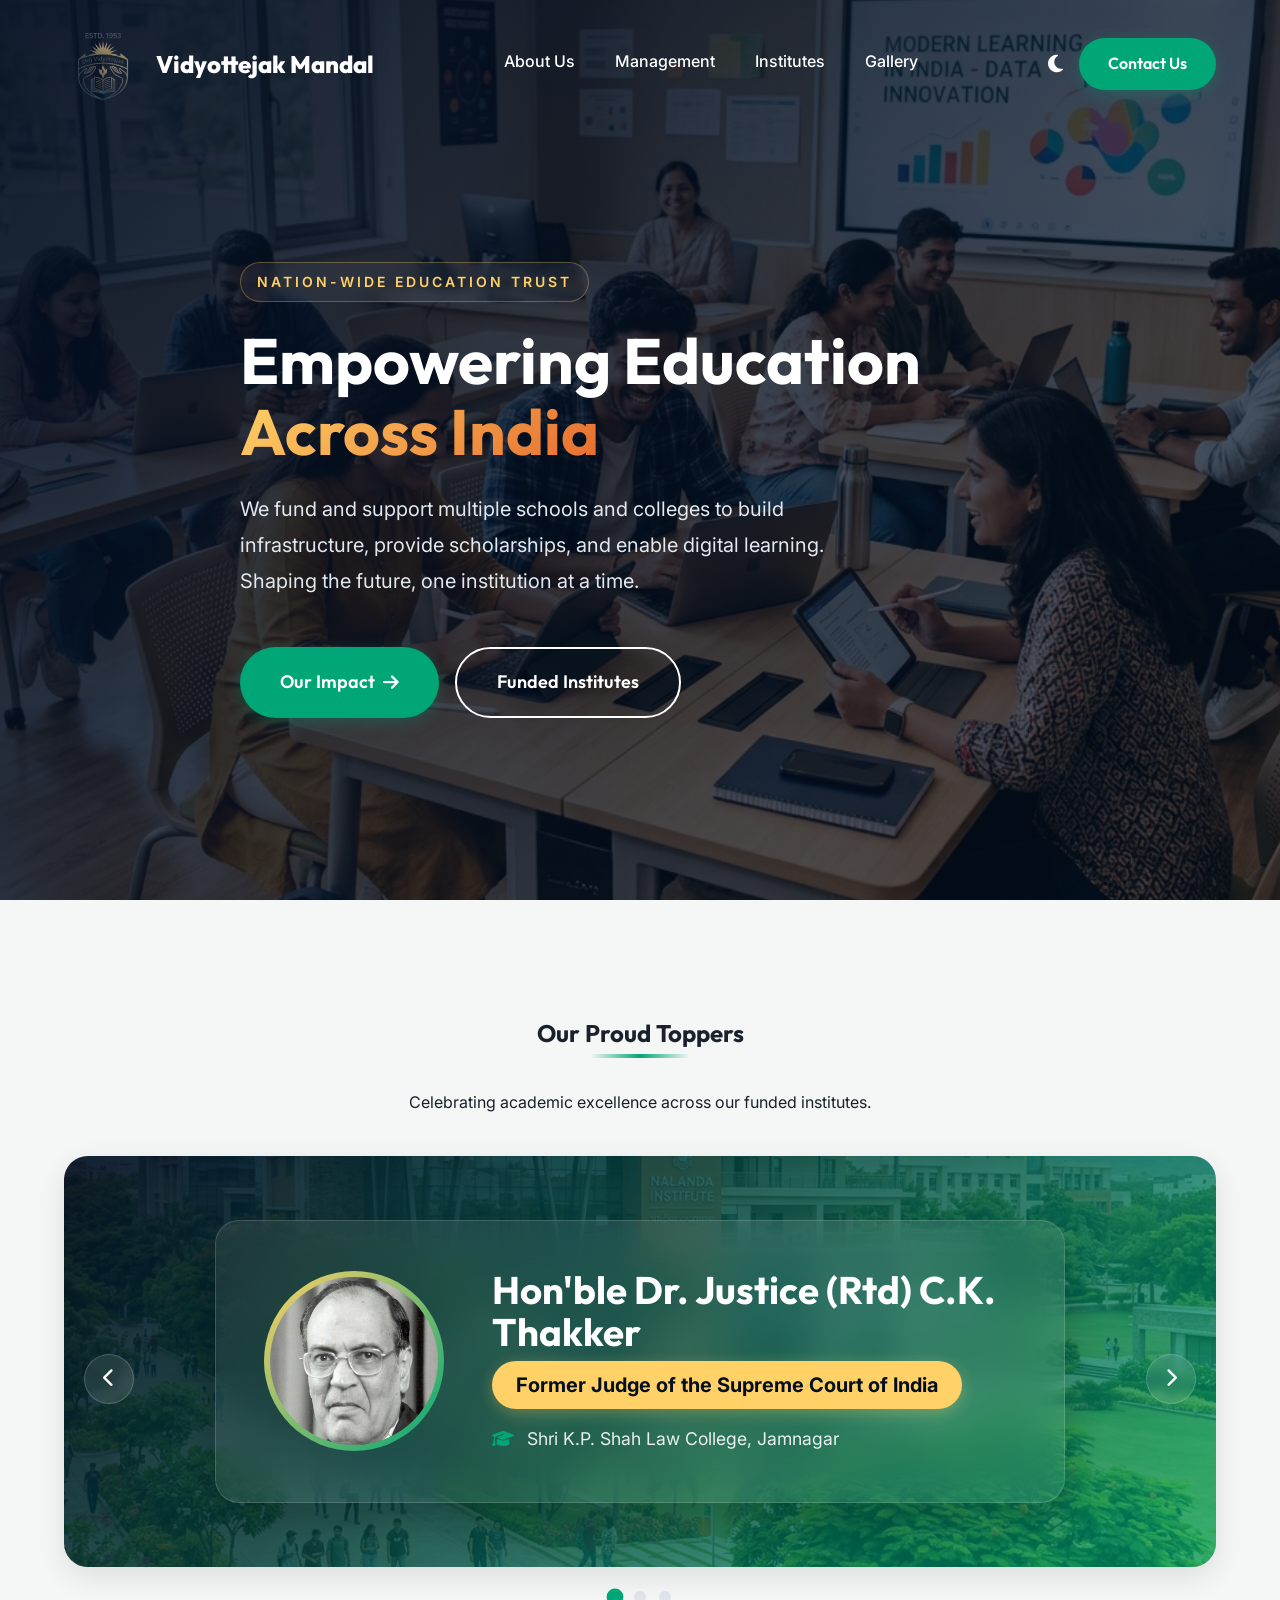
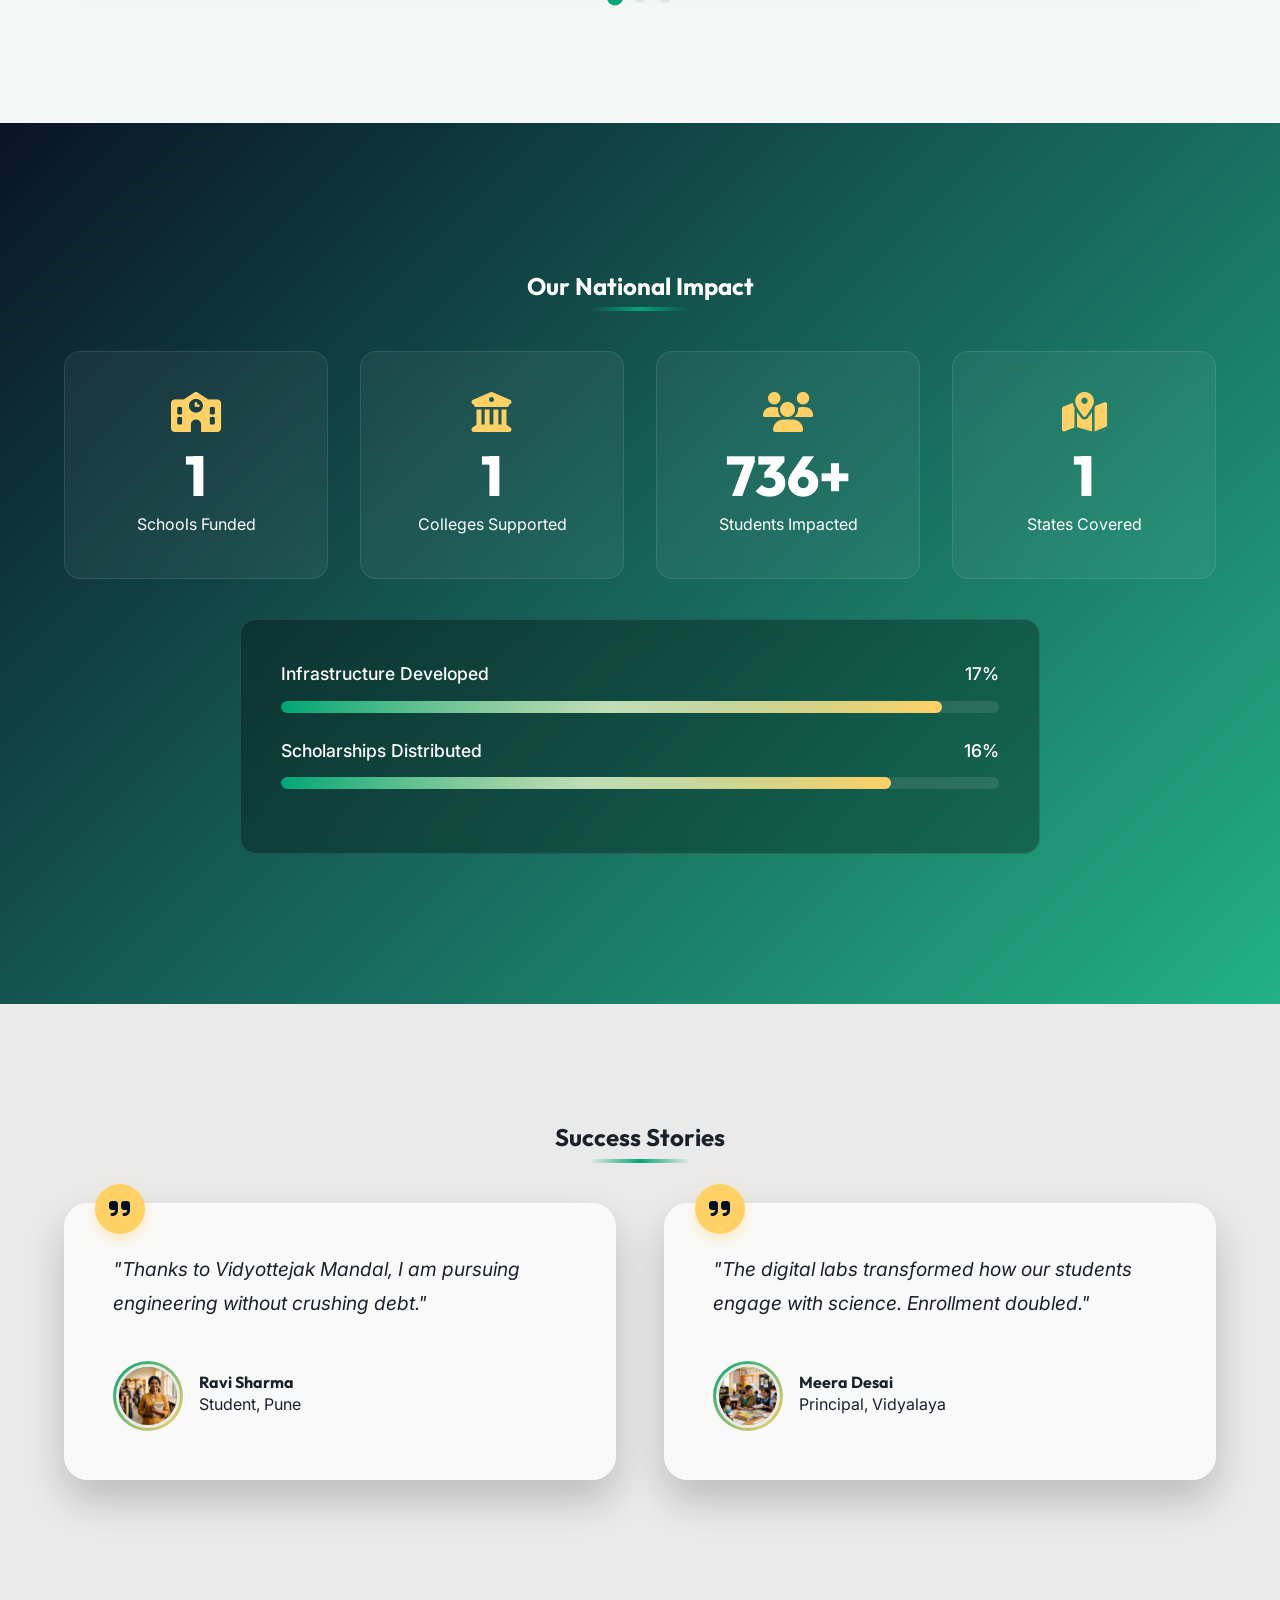
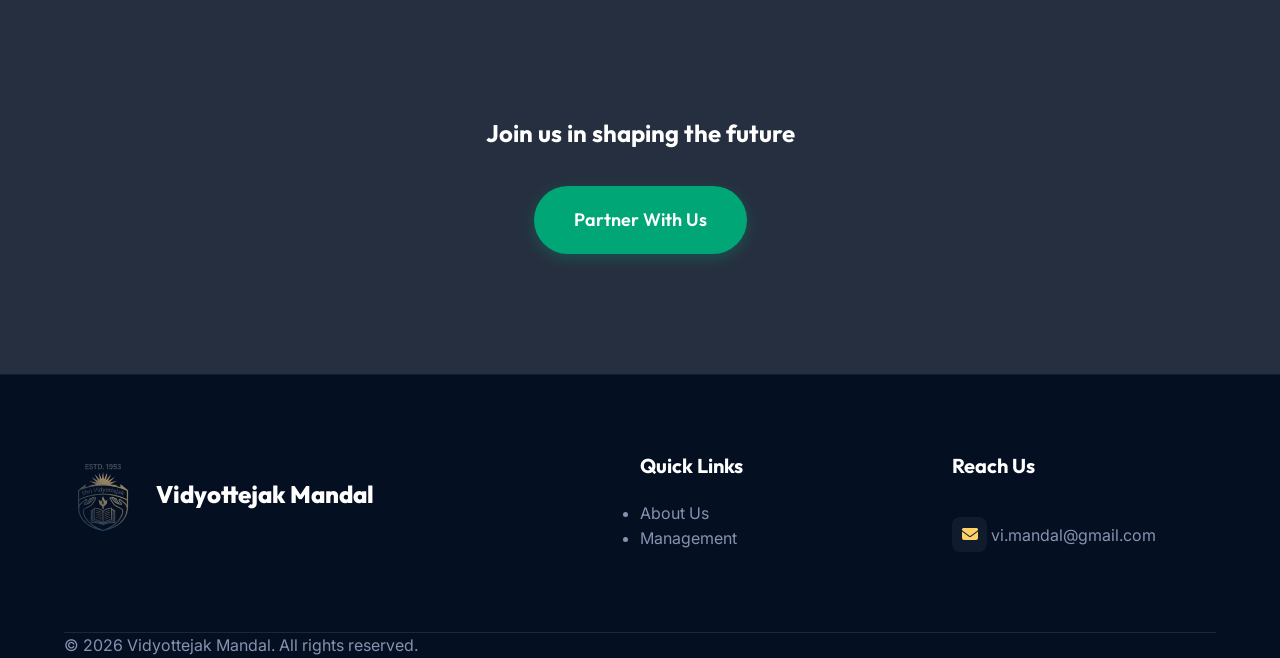
<file: index.html>
<!DOCTYPE html>
<html lang="en">
<head>
    <meta charset="UTF-8">
    <meta name="viewport" content="width=device-width, initial-scale=1.0">
    <title>Vidyottejak Mandal | Empowering Education Across India</title>
    <meta name="description" content="Vidyottejak Mandal is a nation-wide education trust funding and supporting schools and colleges across India to build infrastructure, provide scholarships, and enable digital learning.">
    <meta name="keywords" content="Vidyottejak Mandal, education trust, school funding, scholarships India, digital learning, educational trust Jamnagar, M. P. Shah Commerce College, K. P. Shah Law College">
    <link rel="canonical" href="https://vidyottejakmandal.com/">
    
    <!-- Open Graph / Facebook -->
    <meta property="og:type" content="website">
    <meta property="og:url" content="https://vidyottejakmandal.com/">
    <meta property="og:title" content="Vidyottejak Mandal | Empowering Education Across India">
    <meta property="og:description" content="Nation-wide education trust funding and supporting schools and colleges to build infrastructure, provide scholarships, and enable digital learning.">
    <meta property="og:image" content="https://vidyottejakmandal.com/assets/download.png">

    <!-- Twitter -->
    <meta property="twitter:card" content="summary_large_image">
    <meta property="twitter:url" content="https://vidyottejakmandal.com/">
    <meta property="twitter:title" content="Vidyottejak Mandal | Empowering Education Across India">
    <meta property="twitter:description" content="Nation-wide education trust funding and supporting schools and colleges to build infrastructure, provide scholarships, and enable digital learning.">
    <meta property="twitter:image" content="https://vidyottejakmandal.com/assets/download.png">

    <!-- Structured Data (JSON-LD) -->
    <script type="application/ld+json">
    {
      "@context": "https://schema.org",
      "@type": "EducationalOrganization",
      "name": "Vidyottejak Mandal",
      "url": "https://vidyottejakmandal.com/",
      "logo": "https://vidyottejakmandal.com/assets/download.png",
      "description": "A nation-wide education trust funding and supporting schools and colleges across India to build infrastructure, provide scholarships, and enable digital learning.",
      "address": {
        "@type": "PostalAddress",
        "streetAddress": "Shri M. P. Shah Muni. Commerce College Building, M. P. Shah Circle, Maharshi Arvind Marg",
        "addressLocality": "Jamnagar",
        "addressRegion": "Gujarat",
        "postalCode": "361001",
        "addressCountry": "IN"
      },
      "contactPoint": {
        "@type": "ContactPoint",
        "telephone": "+91-288-2558616",
        "contactType": "general",
        "email": "vi.mandal@gmail.com"
      }
    }
    </script>

    <link rel="preconnect" href="https://fonts.googleapis.com">
    <link rel="preconnect" href="https://fonts.gstatic.com" crossorigin>
    <link href="https://fonts.googleapis.com/css2?family=Inter:wght@300;400;500;600;700&family=Outfit:wght@400;500;700;800&display=swap" rel="stylesheet">
    <link rel="stylesheet" href="https://cdnjs.cloudflare.com/ajax/libs/font-awesome/6.4.0/css/all.min.css">
    <link rel="stylesheet" href="style.css">
    <link rel="icon" type="image/png" href="assets/download.png">
</head>
<body>
    <div class="ambient-glow glow-1"></div>
    <div class="ambient-glow glow-2"></div>

    <nav id="navbar">
        <div class="container nav-content">
            <a href="index.html" class="logo">
                <img src="assets/download.png" alt="Logo">
                <span>Vidyottejak Mandal</span>
            </a>
            <div class="nav-links">
                <a href="about.html" class="nav-hover">About Us</a>
                <a href="management.html" class="nav-hover">Management</a>
                <a href="institutes.html" class="nav-hover">Institutes</a>
                <a href="gallery.html" class="nav-hover">Gallery</a>
            </div>
            <div class="nav-actions">
                <button class="theme-toggle" id="theme-toggle" aria-label="Toggle Dark Mode"><i class="fa-solid fa-moon"></i></button>
                <a href="contact.html" class="btn btn-primary btn-shine">Contact Us</a>
            </div>
            <button class="mobile-menu-btn" id="mobile-menu-btn"><i class="fa-solid fa-bars"></i></button>
            <div class="mobile-menu" id="mobile-menu">
                <a href="about.html">About Us</a><a href="management.html">Management</a><a href="institutes.html">Institutes</a><a href="gallery.html">Gallery</a><a href="contact.html">Contact Us</a>
            </div>
        </div>
    </nav>

    <header class="hero" id="hero">
        <div class="hero-bg-layer"></div>
        <div class="hero-overlay"></div>
        <div class="container hero-content">
            <span class="hero-tagline fade-in-up stagger-1">Nation-wide Education Trust</span>
            <h1 class="fade-in-up stagger-2">Empowering Education <br><span class="text-accent gradient-text" data-text="Across India">Across India</span></h1>
            <p class="fade-in-up stagger-3">We fund and support multiple schools and colleges to build infrastructure, provide scholarships, and enable digital learning. Shaping the future, one institution at a time.</p>
            <div class="hero-buttons fade-in-up stagger-4">
                <a href="#impact" class="btn btn-primary btn-large btn-shine">Our Impact <i class="fa-solid fa-arrow-right"></i></a>
                <a href="institutes.html" class="btn btn-outline btn-large btn-hover-reveal"><span>Funded Institutes</span></a>
            </div>
        </div>
    </header>

    <!-- PROUD TOPPERS CAROUSEL -->
    <section class="toppers section-padding bg-light relative" id="toppers">
        <div class="container text-center scroll-reveal-up">
            <h2 class="section-title">Our Proud Toppers</h2>
            <div class="title-underline center"></div>
            <p class="section-subtitle">Celebrating academic excellence across our funded institutes.</p>
        </div>
        
        <div class="container mt-4 relative scroll-reveal-up stagger-1">
            <div class="carousel-container">
                <div class="carousel-track" id="topperTrack">
                    <!-- Slide 1 -->
                    <div class="carousel-slide">
                        <div class="topper-card glassmorphism">
                            <div class="topper-img"><img src="assets/c_k_thakker.jpeg" alt="Hon'ble Dr. Justice (Rtd) C.K. Thakker"></div>
                            <div class="topper-info">
                                <h3 class="topper-name">Hon'ble Dr. Justice (Rtd) C.K. Thakker</h3>
                                <span class="topper-score">Former Judge of the Supreme Court of India</span>
                                <p class="topper-institute"><i class="fa-solid fa-graduation-cap"></i> Shri K.P. Shah Law College, Jamnagar</p>
                            </div>
                        </div>
                    </div>
                    <!-- Slide 2 -->
                    <div class="carousel-slide">
                        <div class="topper-card glassmorphism">
                            <div class="topper-img"><img src="assets/soniaben_gokani.jpeg" alt="Hon'ble Ms. Justice (Rtd) Soniaben G. Gokani"></div>
                            <div class="topper-info">
                                <h3 class="topper-name">Hon'ble Ms. Justice (Rtd) Soniaben G. Gokani</h3>
                                <span class="topper-score">Former Chief Justice of the High Court of Gujarat</span>
                                <p class="topper-institute"><i class="fa-solid fa-graduation-cap"></i> Shri K.P. Shah Law College, Jamnagar</p>
                            </div>
                        </div>
                    </div>
                    <!-- Slide 3 -->
                    <div class="carousel-slide">
                        <div class="topper-card glassmorphism">
                            <div class="topper-img"><img src="assets/ilesh_j_vora.jpeg" alt="Hon'ble Mr. Justice Ilesh J. Vora"></div>
                            <div class="topper-info">
                                <h3 class="topper-name">Hon'ble Mr. Justice Ilesh J. Vora</h3>
                                <span class="topper-score">Sitting Judge of the High Court of Gujarat</span>
                                <p class="topper-institute"><i class="fa-solid fa-graduation-cap"></i> Shri K.P. Shah Law College, Jamnagar</p>
                            </div>
                        </div>
                    </div>
                </div>
            </div>
            <button class="carousel-btn prev magnetic" id="carouselPrev"><i class="fa-solid fa-chevron-left"></i></button>
            <button class="carousel-btn next magnetic" id="carouselNext"><i class="fa-solid fa-chevron-right"></i></button>
            <div class="carousel-dots" id="carouselDots"></div>
        </div>
    </section>

    <section class="impact section-padding text-white relative" id="impact">
        <div class="impact-bg-parallax"></div>
        <div class="impact-overlay"></div>
        <div class="container relative z-10">
            <h2 class="section-title text-center text-white scroll-reveal-up">Our National Impact</h2>
            <div class="title-underline center bg-accent scroll-reveal-up"></div>
            
            <div class="stats-grid mt-4">
                <div class="stat-card scroll-reveal-up stagger-1">
                    <div class="stat-icon-wrapper magnetic"><i class="fa-solid fa-school stat-icon"></i></div>
                    <div class="stat-number"><span class="counter" data-target="4">0</span></div>
                    <div class="stat-label">Schools Funded</div>
                </div>
                <div class="stat-card scroll-reveal-up stagger-2">
                    <div class="stat-icon-wrapper magnetic"><i class="fa-solid fa-building-columns stat-icon"></i></div>
                    <div class="stat-number"><span class="counter" data-target="2">0</span></div>
                    <div class="stat-label">Colleges Supported</div>
                </div>
                <div class="stat-card scroll-reveal-up stagger-3">
                    <div class="stat-icon-wrapper magnetic"><i class="fa-solid fa-users stat-icon"></i></div>
                    <div class="stat-number"><span class="counter" data-target="5000">0</span>+</div>
                    <div class="stat-label">Students Impacted</div>
                </div>
                <div class="stat-card scroll-reveal-up stagger-4">
                    <div class="stat-icon-wrapper magnetic"><i class="fa-solid fa-map-location-dot stat-icon"></i></div>
                    <div class="stat-number"><span class="counter" data-target="1">0</span></div>
                    <div class="stat-label">States Covered</div>
                </div>
            </div>
            
            <div class="progress-section scroll-reveal-up mt-4 stagger-2">
                <div class="progress-bars">
                    <div class="progress-box">
                        <div class="progress-header"><span>Infrastructure Developed</span><span class="progress-percent" data-target="92">0%</span></div>
                        <div class="progress-bg"><div class="progress-fill" style="width: 0%" data-width="92%"></div></div>
                    </div>
                    <div class="progress-box">
                        <div class="progress-header"><span>Scholarships Distributed</span><span class="progress-percent" data-target="85">0%</span></div>
                        <div class="progress-bg"><div class="progress-fill" style="width: 0%" data-width="85%"></div></div>
                    </div>
                </div>
            </div>
        </div>
    </section>

    <section class="testimonials section-padding" id="stories">
        <div class="container">
            <div class="section-header text-center scroll-reveal-up">
                <h2 class="section-title">Success Stories</h2>
                <div class="title-underline center"></div>
            </div>
            <div class="testimonial-slider scroll-reveal-up mt-4">
                <div class="testimonial-card glassmorphism hover-lift">
                    <div class="test-quote-mark"><i class="fa-solid fa-quote-right"></i></div>
                    <div class="test-content"><p>"Thanks to Vidyottejak Mandal, I am pursuing engineering without crushing debt."</p></div>
                    <div class="test-author mt-4">
                        <div class="author-img-wrapper"><img src="assets/student_img.png" alt="Student"></div>
                        <div class="author-info"><h4>Ravi Sharma</h4><span>Student, Pune</span></div>
                    </div>
                </div>
                <div class="testimonial-card glassmorphism hover-lift">
                    <div class="test-quote-mark"><i class="fa-solid fa-quote-right"></i></div>
                    <div class="test-content"><p>"The digital labs transformed how our students engage with science. Enrollment doubled."</p></div>
                    <div class="test-author mt-4">
                        <div class="author-img-wrapper"><img src="assets/teacher_img.png" alt="Teacher"></div>
                        <div class="author-info"><h4>Meera Desai</h4><span>Principal, Vidyalaya</span></div>
                    </div>
                </div>
            </div>
        </div>
    </section>

    <section class="cta text-center text-white relative">
        <div class="cta-bg-layer"></div>
        <div class="cta-overlay layer-2"></div>
        <div class="container relative z-10 scroll-reveal-up">
            <h2 class="section-title text-white">Join us in shaping the future</h2>
            <div class="cta-buttons mt-4">
                <a href="contact.html" class="btn btn-primary btn-large bg-accent text-dark border-none btn-shine">Partner With Us</a>
            </div>
        </div>
    </section>

    <footer class="footer">
        <div class="container footer-top">
            <div class="footer-grid" style="grid-template-columns: 2fr 1fr 1fr;">
                <div class="footer-info column scroll-reveal-up stagger-1">
                    <a href="index.html" class="logo text-white"><img src="assets/download.png" alt="Logo"> <span>Vidyottejak Mandal</span></a>
                </div>
                <div class="footer-links column scroll-reveal-up stagger-2">
                    <h4>Quick Links</h4>
                    <ul>
                        <li><a href="about.html" class="nav-hover">About Us</a></li>
                        <li><a href="management.html" class="nav-hover">Management</a></li>
                    </ul>
                </div>
                <div class="footer-contact column scroll-reveal-up stagger-3">
                    <h4>Reach Us</h4>
                    <p><div class="icon-sq"><i class="fa-solid fa-envelope"></i></div> <a href="mailto:vi.mandal@gmail.com" style="color: inherit; text-decoration: none;" class="nav-hover">vi.mandal@gmail.com</a></p>
                </div>
            </div>
        </div>
        <div class="footer-bottom">
            <div class="container">
                <p>&copy; <script>document.write(new Date().getFullYear())</script> Vidyottejak Mandal. All rights reserved.</p>
            </div>
        </div>
    </footer>
    <script src="script.js"></script>
</body>
</html>
</file>
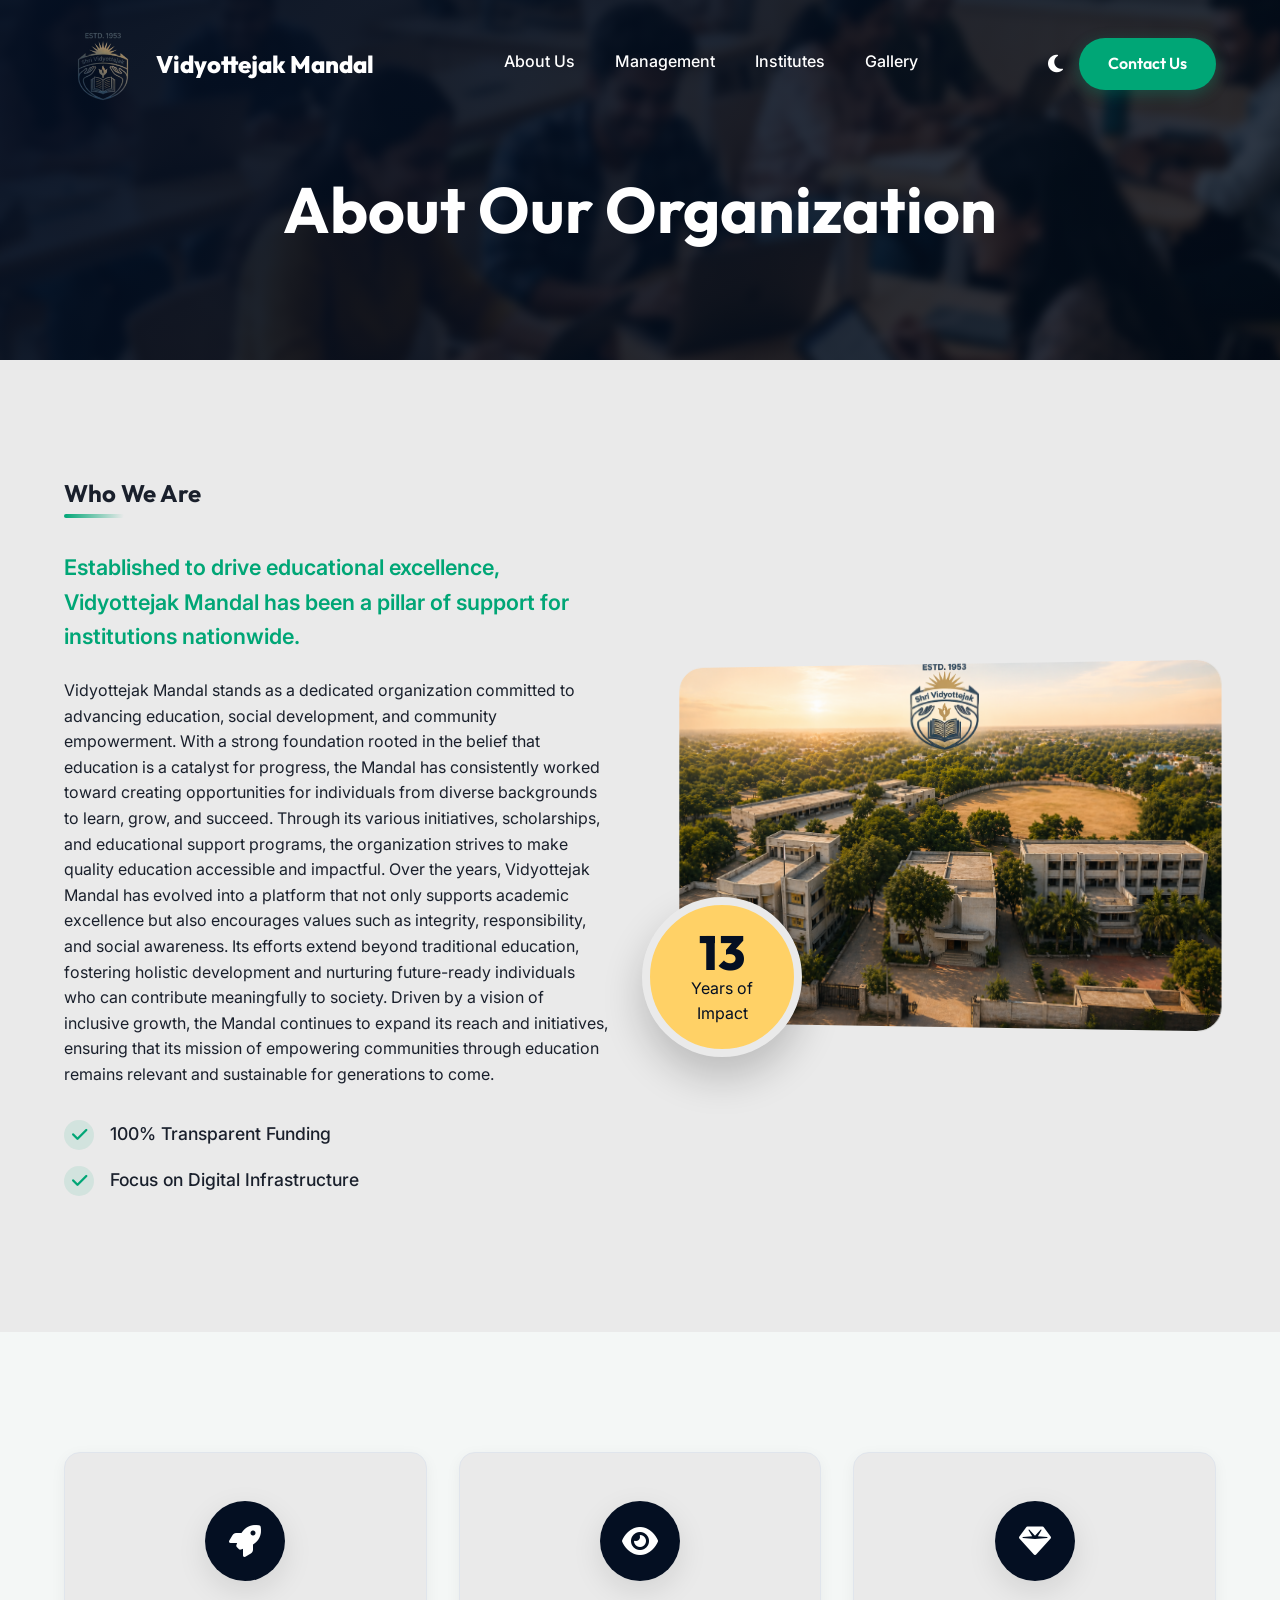
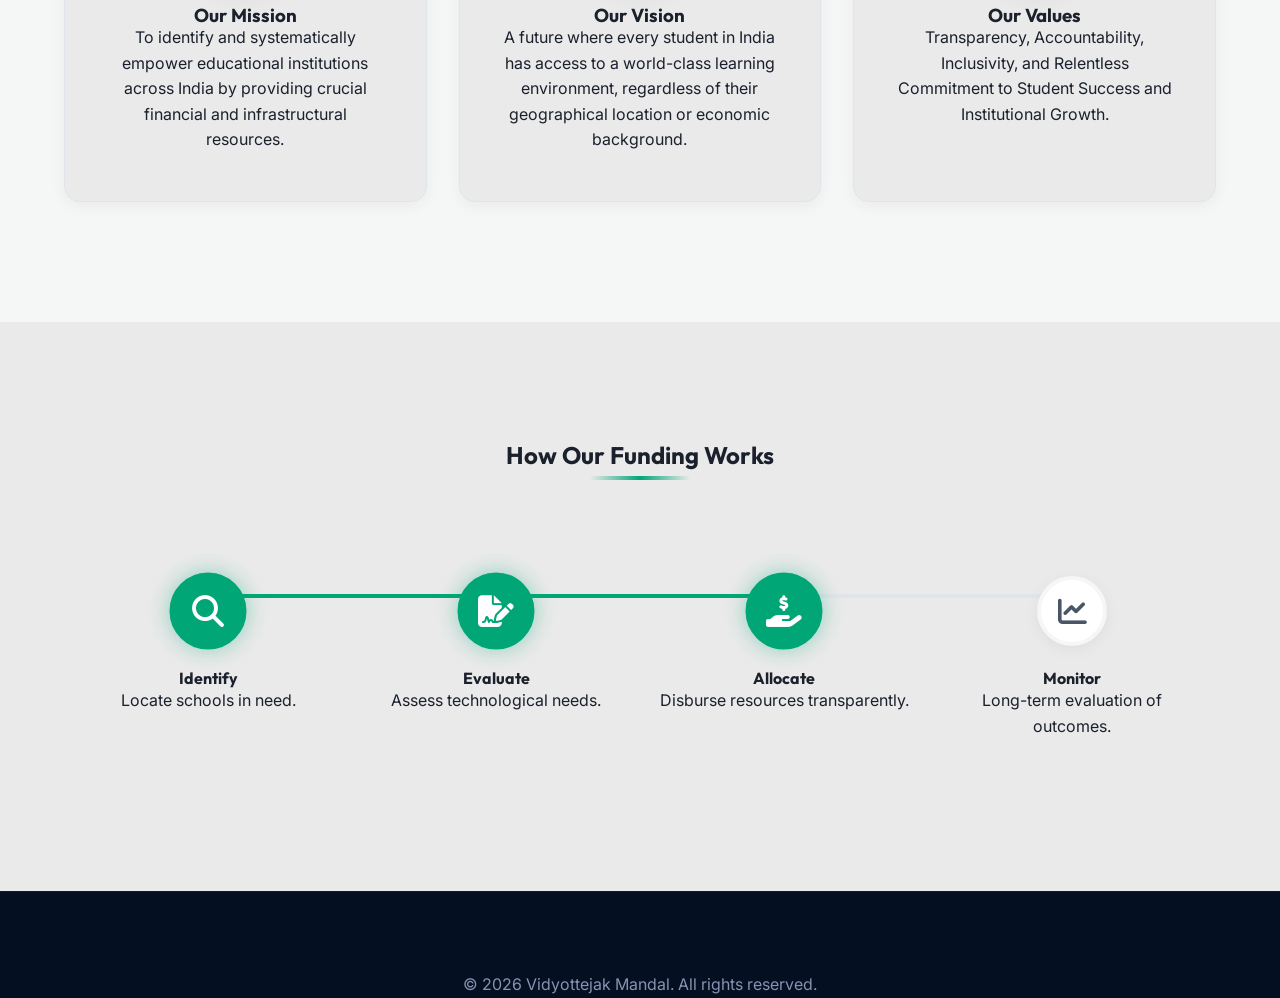
<file: about.html>
<!DOCTYPE html>
<html lang="en">

<head>
    <meta charset="UTF-8">
    <meta name="viewport" content="width=device-width, initial-scale=1.0">
    <title>About Us | Vidyottejak Mandal</title>
    <meta name="description" content="Learn about Vidyottejak Mandal, an educational trust dedicated to transparent funding, community development, and digital infrastructure across India for over 73 years.">
    <meta name="keywords" content="about Vidyottejak Mandal, educational trust, transparent school funding, digital school infrastructure India, education trust history">
    <link rel="canonical" href="https://vidyottejakmandal.com/about.html">

    <!-- Open Graph / Facebook -->
    <meta property="og:type" content="website">
    <meta property="og:url" content="https://vidyottejakmandal.com/about.html">
    <meta property="og:title" content="About Us | Vidyottejak Mandal">
    <meta property="og:description" content="Learn about Vidyottejak Mandal, an educational trust dedicated to transparent funding, community development, and digital infrastructure across India for over 73 years.">
    <meta property="og:image" content="https://vidyottejakmandal.com/assets/download.png">

    <!-- Twitter -->
    <meta property="twitter:card" content="summary_large_image">
    <meta property="twitter:url" content="https://vidyottejakmandal.com/about.html">
    <meta property="twitter:title" content="About Us | Vidyottejak Mandal">
    <meta property="twitter:description" content="Learn about Vidyottejak Mandal, an educational trust dedicated to transparent funding, community development, and digital infrastructure across India for over 73 years.">
    <meta property="twitter:image" content="https://vidyottejakmandal.com/assets/download.png">

    <link rel="preconnect" href="https://fonts.googleapis.com">
    <link rel="preconnect" href="https://fonts.gstatic.com" crossorigin>
    <link
        href="https://fonts.googleapis.com/css2?family=Inter:wght@300;400;500;600;700&family=Outfit:wght@400;500;700;800&display=swap"
        rel="stylesheet">
    <link rel="stylesheet" href="https://cdnjs.cloudflare.com/ajax/libs/font-awesome/6.4.0/css/all.min.css">
    <link rel="stylesheet" href="style.css">
    <link rel="icon" type="image/png" href="assets/download.png">
</head>

<body>
    <nav id="navbar">
        <div class="container nav-content">
            <a href="index.html" class="logo">
                <img src="assets/download.png" alt="Logo">
                <span>Vidyottejak Mandal</span>
            </a>
            <div class="nav-links">
                <a href="about.html" class="nav-hover">About Us</a>
                <a href="management.html" class="nav-hover">Management</a>
                <a href="institutes.html" class="nav-hover">Institutes</a>
                <a href="gallery.html" class="nav-hover">Gallery</a>
            </div>
            <div class="nav-actions">
                <button class="theme-toggle" id="theme-toggle"><i class="fa-solid fa-moon"></i></button>
                <a href="contact.html" class="btn btn-primary btn-shine">Contact Us</a>
            </div>
            <button class="mobile-menu-btn" id="mobile-menu-btn"><i class="fa-solid fa-bars"></i></button>
            <div class="mobile-menu" id="mobile-menu">
                <a href="about.html">About Us</a><a href="management.html">Management</a><a
                    href="institutes.html">Institutes</a><a href="gallery.html">Gallery</a><a
                    href="contact.html">Contact Us</a>
            </div>
        </div>
    </nav>

    <header class="page-hero">
        <div class="hero-bg-layer" style="filter: blur(5px) brightness(0.6);"></div>
        <div class="hero-overlay"></div>
        <div class="container relative z-10">
            <h1 class="fade-in-up">About Our Organization</h1>
        </div>
    </header>

    <section class="about section-padding relative">
        <div class="container about-grid">
            <div class="about-text scroll-reveal-left">
                <h2 class="section-title">Who We Are</h2>
                <div class="title-underline"></div>
                <p class="lead-text">Established to drive educational excellence, Vidyottejak Mandal has been a pillar
                    of support for institutions nationwide.</p>
                <p>Vidyottejak Mandal stands as a dedicated organization committed to advancing education, social
                    development, and community empowerment. With a strong foundation rooted in the belief that education
                    is a catalyst for progress, the Mandal has consistently worked toward creating opportunities for
                    individuals from diverse backgrounds to learn, grow, and succeed.
                    Through its various initiatives, scholarships, and educational support programs, the organization
                    strives to make quality education accessible and impactful.

                    Over the years, Vidyottejak Mandal has evolved into a platform that not only supports academic
                    excellence but also encourages values such as integrity, responsibility, and social awareness. Its
                    efforts extend beyond traditional education, fostering holistic development and nurturing
                    future-ready individuals who can contribute meaningfully to society.

                    Driven by a vision of inclusive growth, the Mandal continues to expand its reach and initiatives,
                    ensuring that its mission of empowering communities through education remains relevant and
                    sustainable for generations to come.</p>
                <ul class="about-features mt-4">
                    <li>
                        <div class="feature-icon"><i class="fa-solid fa-check text-green"></i></div><span>100%
                            Transparent Funding</span>
                    </li>
                    <li>
                        <div class="feature-icon"><i class="fa-solid fa-check text-green"></i></div><span>Focus on
                            Digital Infrastructure</span>
                    </li>
                </ul>
            </div>
            <div class="about-image-wrapper scroll-reveal-right">
                <div class="image-frame">
                    <img src="assets/About Us.png" alt="Vidyottejak Mandal" class="about-image parallax-img">
                </div>
                <div class="experience-badge floating">
                    <span class="badge-num" data-target="73">0</span>
                    <span class="badge-text" style="color:var(--color-primary)">Years of<br>Impact</span>
                </div>
            </div>
        </div>
    </section>

    <section class="mvv section-padding bg-light relative" id="mission">
        <div class="container">
            <div class="mvv-grid">
                <div class="mvv-card scroll-reveal-up stagger-1">
                    <div class="mvv-glow"></div>
                    <div class="icon-circle bg-blue magnetic"><i class="fa-solid fa-rocket"></i></div>
                    <h3>Our Mission</h3>
                    <p>To identify and systematically empower educational institutions across India by providing crucial
                        financial and infrastructural resources.</p>
                </div>
                <div class="mvv-card scroll-reveal-up stagger-2">
                    <div class="mvv-glow"></div>
                    <div class="icon-circle bg-orange magnetic"><i class="fa-solid fa-eye"></i></div>
                    <h3>Our Vision</h3>
                    <p>A future where every student in India has access to a world-class learning environment,
                        regardless of their geographical location or economic background.</p>
                </div>
                <div class="mvv-card scroll-reveal-up stagger-3">
                    <div class="mvv-glow"></div>
                    <div class="icon-circle bg-green magnetic"><i class="fa-solid fa-gem"></i></div>
                    <h3>Our Values</h3>
                    <p>Transparency, Accountability, Inclusivity, and Relentless Commitment to Student Success and
                        Institutional Growth.</p>
                </div>
            </div>
        </div>
    </section>

    <section class="process section-padding relative" id="process">
        <div class="container text-center">
            <h2 class="section-title scroll-reveal-up">How Our Funding Works</h2>
            <div class="title-underline center scroll-reveal-up"></div>

            <div class="timeline mt-4">
                <div class="timeline-progress-bar">
                    <div class="timeline-progress-fill" id="timeline-fill"></div>
                </div>
                <div class="timeline-item scroll-reveal-up stagger-1">
                    <div class="timeline-icon magnetic"><i class="fa-solid fa-magnifying-glass"></i></div>
                    <h4>Identify</h4>
                    <p>Locate schools in need.</p>
                </div>
                <div class="timeline-item scroll-reveal-up stagger-2">
                    <div class="timeline-icon magnetic"><i class="fa-solid fa-file-signature"></i></div>
                    <h4>Evaluate</h4>
                    <p>Assess technological needs.</p>
                </div>
                <div class="timeline-item scroll-reveal-up stagger-3">
                    <div class="timeline-icon magnetic"><i class="fa-solid fa-hand-holding-dollar"></i></div>
                    <h4>Allocate</h4>
                    <p>Disburse resources transparently.</p>
                </div>
                <div class="timeline-item scroll-reveal-up stagger-4">
                    <div class="timeline-icon magnetic"><i class="fa-solid fa-chart-line"></i></div>
                    <h4>Monitor</h4>
                    <p>Long-term evaluation of outcomes.</p>
                </div>
            </div>
        </div>
    </section>

    <footer class="footer">
        <div class="footer-bottom">
            <div class="container text-center">
                <p>&copy;
                    <script>document.write(new Date().getFullYear())</script> Vidyottejak Mandal. All rights reserved.
                </p>
            </div>
        </div>
    </footer>
    <script src="script.js"></script>
</body>

</html>
</file>
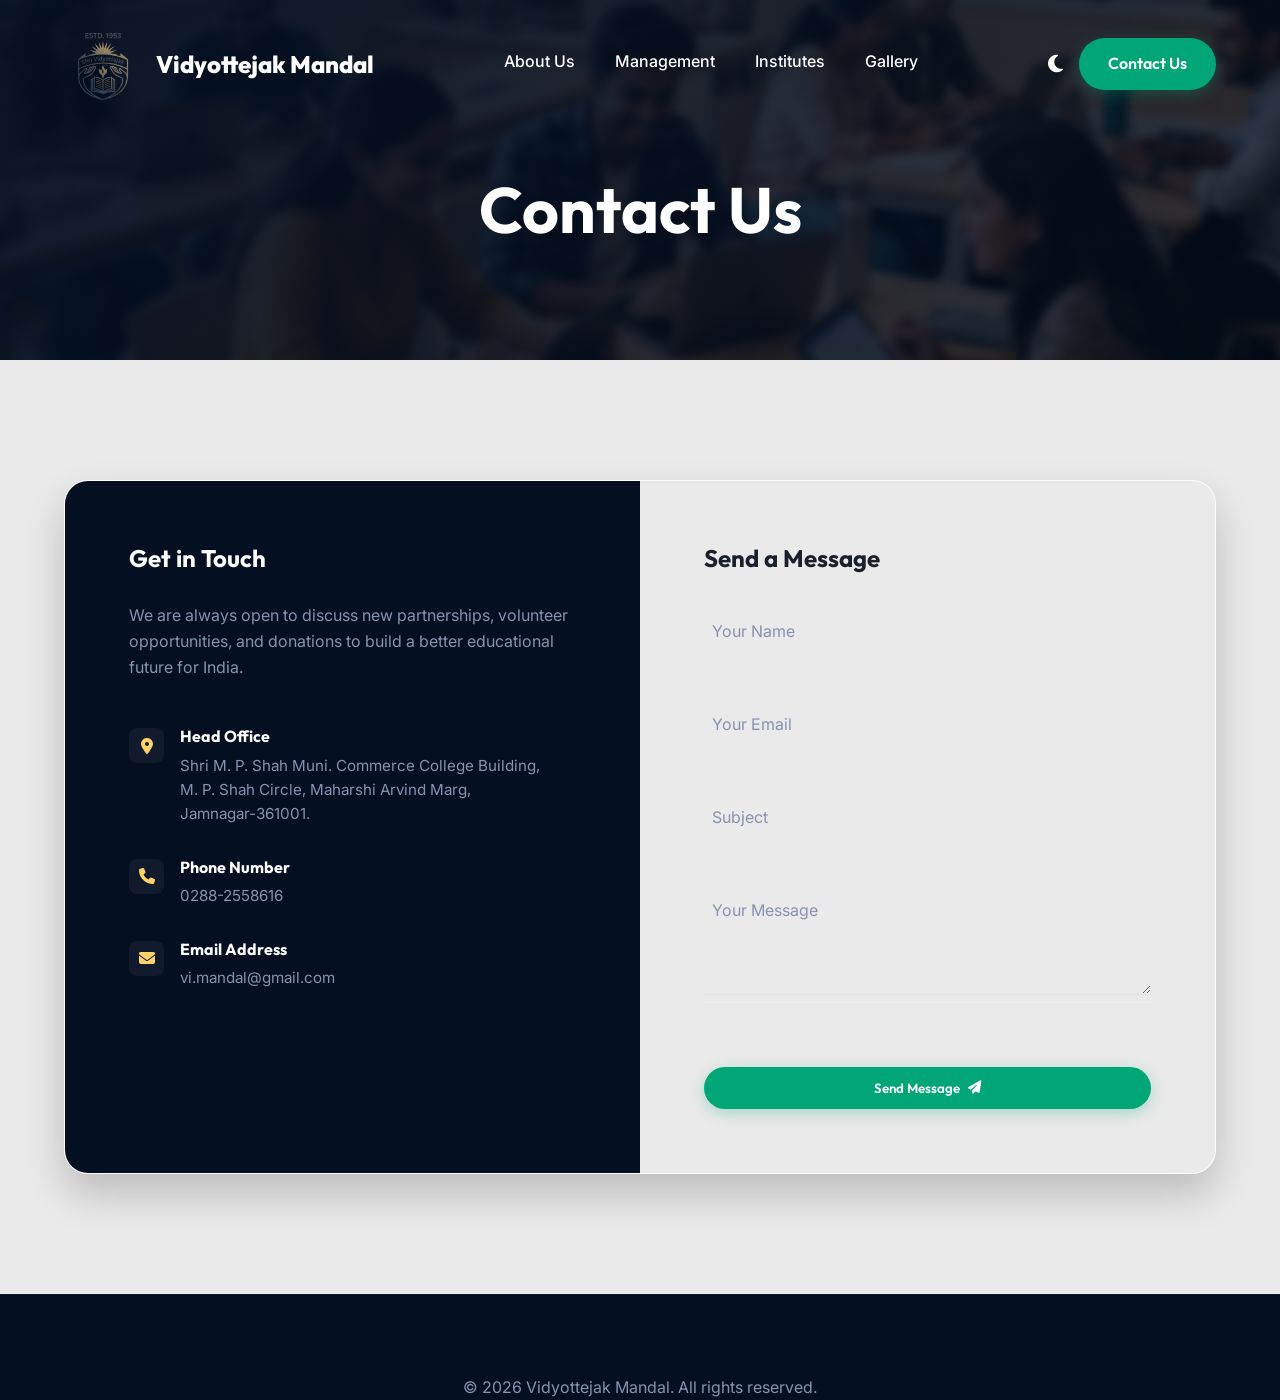
<file: contact.html>
<!DOCTYPE html>
<html lang="en">
<head>
    <meta charset="UTF-8">
    <meta name="viewport" content="width=device-width, initial-scale=1.0">
    <title>Contact Us | Vidyottejak Mandal</title>
    <meta name="description" content="Contact Vidyottejak Mandal to partner with us, donate, or inquire about school and college educational funding in Jamnagar, Gujarat.">
    <meta name="keywords" content="contact Vidyottejak Mandal, donate schools India, school funding Jamnagar, educational trust phone number, address">
    <link rel="canonical" href="https://vidyottejakmandal.com/contact.html">

    <!-- Open Graph / Facebook -->
    <meta property="og:type" content="website">
    <meta property="og:url" content="https://vidyottejakmandal.com/contact.html">
    <meta property="og:title" content="Contact Us | Vidyottejak Mandal">
    <meta property="og:description" content="Contact Vidyottejak Mandal to partner with us, donate, or inquire about school and college educational funding in Jamnagar, Gujarat.">
    <meta property="og:image" content="https://vidyottejakmandal.com/assets/download.png">

    <!-- Twitter -->
    <meta property="twitter:card" content="summary_large_image">
    <meta property="twitter:url" content="https://vidyottejakmandal.com/contact.html">
    <meta property="twitter:title" content="Contact Us | Vidyottejak Mandal">
    <meta property="twitter:description" content="Contact Vidyottejak Mandal to partner with us, donate, or inquire about school and college educational funding in Jamnagar, Gujarat.">
    <meta property="twitter:image" content="https://vidyottejakmandal.com/assets/download.png">

    <link rel="preconnect" href="https://fonts.googleapis.com">
    <link rel="preconnect" href="https://fonts.gstatic.com" crossorigin>
    <link href="https://fonts.googleapis.com/css2?family=Inter:wght@300;400;500;600;700&family=Outfit:wght@400;500;700;800&display=swap" rel="stylesheet">
    <link rel="stylesheet" href="https://cdnjs.cloudflare.com/ajax/libs/font-awesome/6.4.0/css/all.min.css">
    <link rel="stylesheet" href="style.css">
    <link rel="icon" type="image/png" href="assets/download.png">
</head>
<body>
    <nav id="navbar">
        <div class="container nav-content">
            <a href="index.html" class="logo">
                <img src="assets/download.png" alt="Logo">
                <span>Vidyottejak Mandal</span>
            </a>
            <div class="nav-links">
                <a href="about.html" class="nav-hover">About Us</a>
                <a href="management.html" class="nav-hover">Management</a>
                <a href="institutes.html" class="nav-hover">Institutes</a>
                <a href="gallery.html" class="nav-hover">Gallery</a>
            </div>
            <div class="nav-actions">
                <button class="theme-toggle" id="theme-toggle"><i class="fa-solid fa-moon"></i></button>
                <a href="contact.html" class="btn btn-primary btn-shine">Contact Us</a>
            </div>
            <button class="mobile-menu-btn" id="mobile-menu-btn"><i class="fa-solid fa-bars"></i></button>
            <div class="mobile-menu" id="mobile-menu">
                <a href="about.html">About Us</a><a href="management.html">Management</a><a href="institutes.html">Institutes</a><a href="gallery.html">Gallery</a><a href="contact.html">Contact Us</a>
            </div>
        </div>
    </nav>

    <header class="page-hero">
        <div class="hero-bg-layer" style="filter: blur(5px) brightness(0.6);"></div>
        <div class="hero-overlay"></div>
        <div class="container relative z-10">
            <h1 class="fade-in-up">Contact Us</h1>
        </div>
    </header>

    <section class="section-padding relative">
        <div class="container hover-lift glassmorphism" style="border-radius: var(--border-radius-lg); overflow: hidden;">
            <div style="display: grid; grid-template-columns: repeat(auto-fit, minmax(350px, 1fr));">
                
                <div style="padding: 4rem; background: var(--color-primary); color: white;">
                    <h2 class="text-white" style="margin-bottom: 2rem;">Get in Touch</h2>
                    <p style="color: #8892B0; margin-bottom: 3rem;">We are always open to discuss new partnerships, volunteer opportunities, and donations to build a better educational future for India.</p>
                    
                    <div style="margin-bottom: 2rem; display: flex; align-items: flex-start; gap: 1rem;">
                        <div class="icon-sq bg-accent text-primary"><i class="fa-solid fa-location-dot"></i></div>
                        <div>
                            <h4 class="text-white" style="margin-bottom: 0.5rem;">Head Office</h4>
                            <p style="color: #8892B0; font-size: 0.95rem;">Shri M. P. Shah Muni. Commerce College Building,<br>M. P. Shah Circle, Maharshi Arvind Marg,<br>Jamnagar-361001.</p>
                        </div>
                    </div>
                    
                    <div style="margin-bottom: 2rem; display: flex; align-items: flex-start; gap: 1rem;">
                        <div class="icon-sq bg-accent text-primary"><i class="fa-solid fa-phone"></i></div>
                        <div>
                            <h4 class="text-white" style="margin-bottom: 0.5rem;">Phone Number</h4>
                            <p style="color: #8892B0; font-size: 0.95rem;">0288-2558616</p>
                        </div>
                    </div>
                    
                    <div style="margin-bottom: 2rem; display: flex; align-items: flex-start; gap: 1rem;">
                        <div class="icon-sq bg-accent text-primary"><i class="fa-solid fa-envelope"></i></div>
                        <div>
                            <h4 class="text-white" style="margin-bottom: 0.5rem;">Email Address</h4>
                            <p style="font-size: 0.95rem;"><a href="mailto:vi.mandal@gmail.com" style="color: #8892B0; text-decoration: none;" class="nav-hover">vi.mandal@gmail.com</a></p>
                        </div>
                    </div>
                </div>

                <div style="padding: 4rem; background: var(--color-bg);">
                    <h2 style="margin-bottom: 2rem;">Send a Message</h2>
                    <form id="contactForm">
                        <div class="form-group input-anim">
                            <input type="text" id="fname" placeholder=" " required style="color: var(--color-text); border-bottom: 1px solid var(--color-border); padding-left: 0;">
                            <label for="fname">Your Name</label>
                            <div class="input-line"></div>
                        </div>
                        <div class="form-group input-anim mt-4">
                            <input type="email" id="femail" placeholder=" " required style="color: var(--color-text); border-bottom: 1px solid var(--color-border); padding-left: 0;">
                            <label for="femail">Your Email</label>
                            <div class="input-line"></div>
                        </div>
                        <div class="form-group input-anim mt-4">
                            <input type="text" id="fsubject" placeholder=" " required style="color: var(--color-text); border-bottom: 1px solid var(--color-border); padding-left: 0;">
                            <label for="fsubject">Subject</label>
                            <div class="input-line"></div>
                        </div>
                        <div class="form-group input-anim mt-4">
                            <textarea id="fmessage" rows="4" placeholder=" " required style="color: var(--color-text); border-bottom: 1px solid var(--color-border); padding-left: 0;"></textarea>
                            <label for="fmessage">Your Message</label>
                            <div class="input-line"></div>
                        </div>
                        <button type="submit" class="btn btn-primary w-100 btn-shine mt-4">Send Message <i class="fa-solid fa-paper-plane"></i></button>
                    </form>
                </div>
                
            </div>
        </div>
    </section>

    <footer class="footer">
        <div class="footer-bottom">
            <div class="container text-center">
                <p>&copy; <script>document.write(new Date().getFullYear())</script> Vidyottejak Mandal. All rights reserved.</p>
            </div>
        </div>
    </footer>
    <script src="script.js"></script>
</body>
</html>
</file>
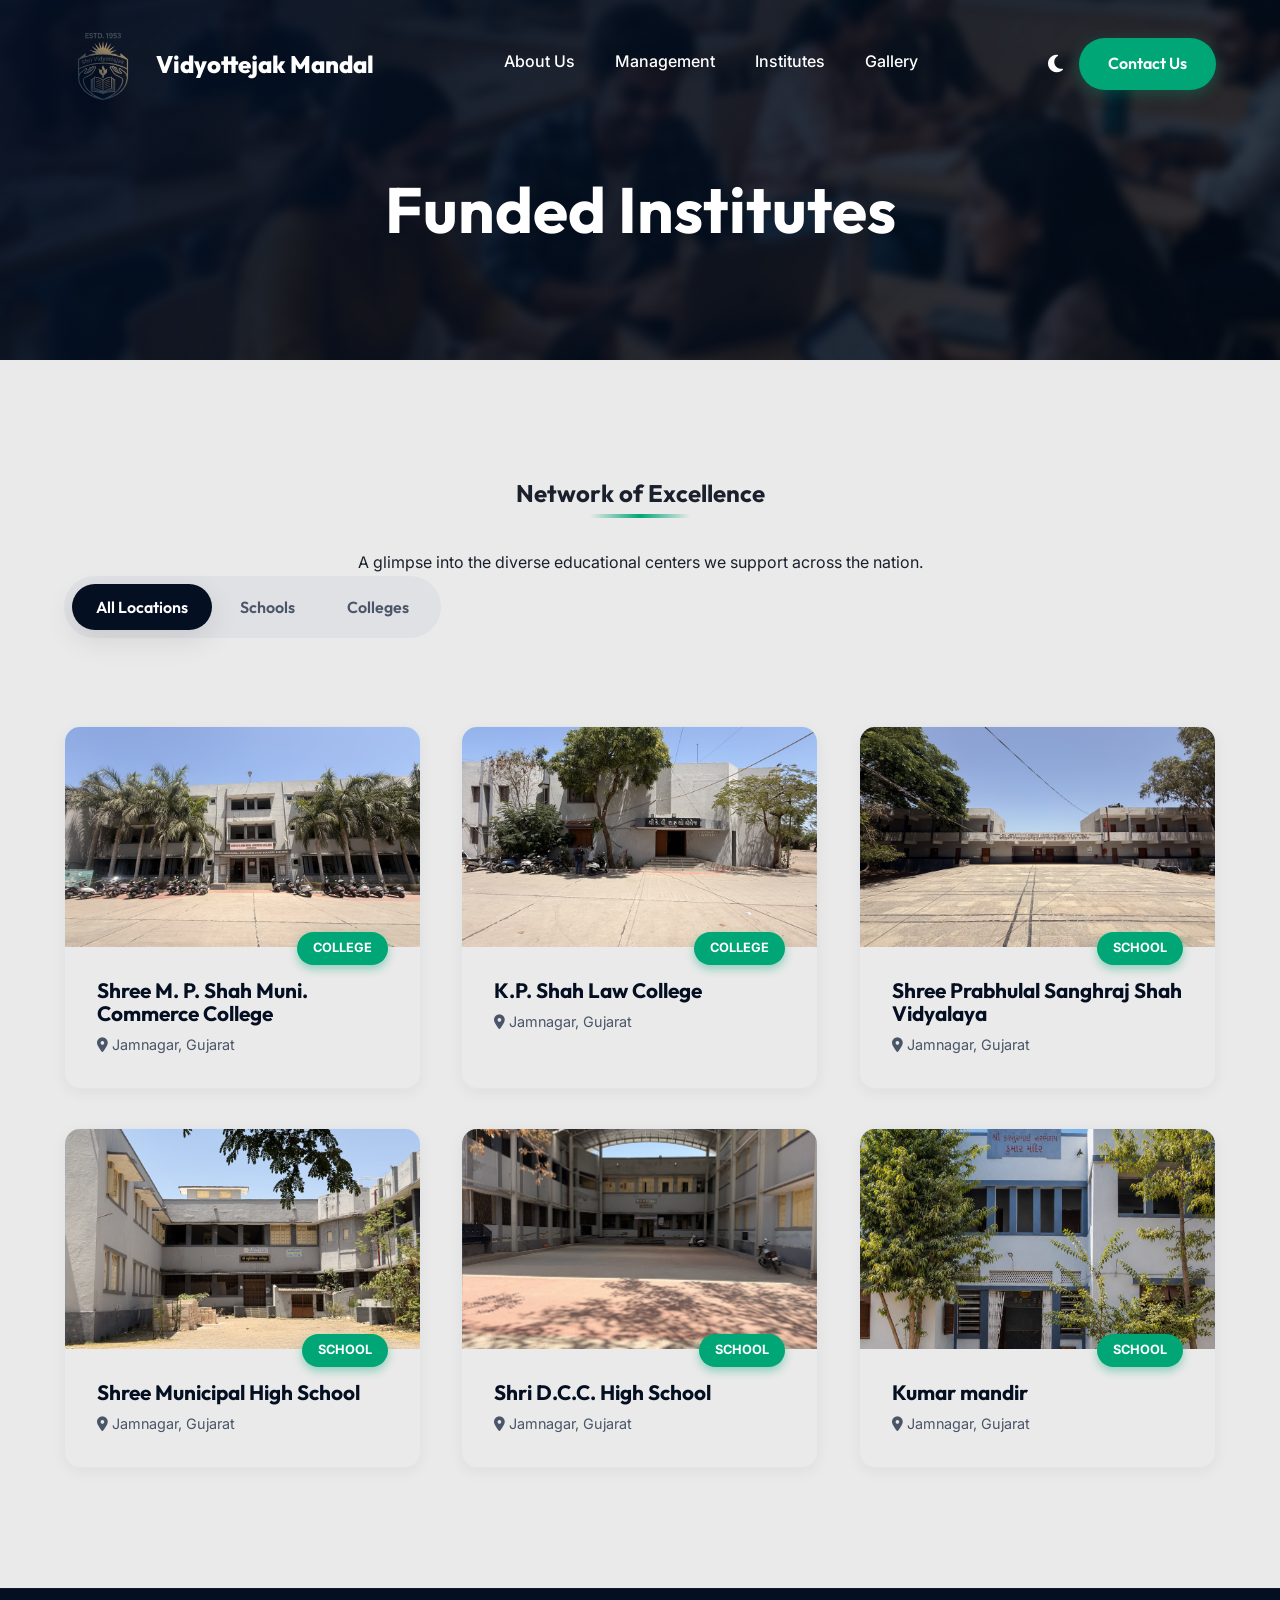
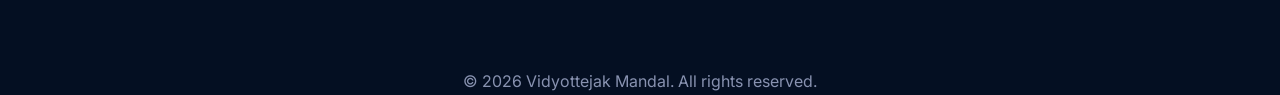
<file: institutes.html>
<!DOCTYPE html>
<html lang="en">
<head>
    <meta charset="UTF-8">
    <meta name="viewport" content="width=device-width, initial-scale=1.0">
    <title>Our Funded Institutes & Colleges | Vidyottejak Mandal</title>
    <meta name="description" content="Discover the schools, colleges, and high schools funded and supported by Vidyottejak Mandal, driving academic excellence and digital infrastructure.">
    <meta name="keywords" content="Vidyottejak Mandal institutes, school funding Gujarat, M. P. Shah Commerce College, K. P. Shah Law College Jamnagar, educational institutes, educational trust">
    <link rel="canonical" href="https://vidyottejakmandal.com/institutes.html">

    <!-- Open Graph / Facebook -->
    <meta property="og:type" content="website">
    <meta property="og:url" content="https://vidyottejakmandal.com/institutes.html">
    <meta property="og:title" content="Our Funded Institutes & Colleges | Vidyottejak Mandal">
    <meta property="og:description" content="Discover the schools, colleges, and high schools funded and supported by Vidyottejak Mandal, driving academic excellence and digital infrastructure.">
    <meta property="og:image" content="https://vidyottejakmandal.com/assets/download.png">

    <!-- Twitter -->
    <meta property="twitter:card" content="summary_large_image">
    <meta property="twitter:url" content="https://vidyottejakmandal.com/institutes.html">
    <meta property="twitter:title" content="Our Funded Institutes & Colleges | Vidyottejak Mandal">
    <meta property="twitter:description" content="Discover the schools, colleges, and high schools funded and supported by Vidyottejak Mandal, driving academic excellence and digital infrastructure.">
    <meta property="twitter:image" content="https://vidyottejakmandal.com/assets/download.png">

    <link rel="preconnect" href="https://fonts.googleapis.com">
    <link rel="preconnect" href="https://fonts.gstatic.com" crossorigin>
    <link href="https://fonts.googleapis.com/css2?family=Inter:wght@300;400;500;600;700&family=Outfit:wght@400;500;700;800&display=swap" rel="stylesheet">
    <link rel="stylesheet" href="https://cdnjs.cloudflare.com/ajax/libs/font-awesome/6.4.0/css/all.min.css">
    <link rel="stylesheet" href="style.css">
    <link rel="icon" type="image/png" href="assets/download.png">
</head>
<body>
    <nav id="navbar">
        <div class="container nav-content">
            <a href="index.html" class="logo">
                <img src="assets/download.png" alt="Logo">
                <span>Vidyottejak Mandal</span>
            </a>
            <div class="nav-links">
                <a href="about.html" class="nav-hover">About Us</a>
                <a href="management.html" class="nav-hover">Management</a>
                <a href="institutes.html" class="nav-hover">Institutes</a>
                <a href="gallery.html" class="nav-hover">Gallery</a>
            </div>
            <div class="nav-actions">
                <button class="theme-toggle" id="theme-toggle"><i class="fa-solid fa-moon"></i></button>
                <a href="contact.html" class="btn btn-primary btn-shine">Contact Us</a>
            </div>
            <button class="mobile-menu-btn" id="mobile-menu-btn"><i class="fa-solid fa-bars"></i></button>
            <div class="mobile-menu" id="mobile-menu">
                <a href="about.html">About Us</a><a href="management.html">Management</a><a href="institutes.html">Institutes</a><a href="gallery.html">Gallery</a><a href="contact.html">Contact Us</a>
            </div>
        </div>
    </nav>

    <header class="page-hero">
        <div class="hero-bg-layer" style="filter: blur(5px) brightness(0.6);"></div>
        <div class="hero-overlay"></div>
        <div class="container relative z-10">
            <h1 class="fade-in-up">Funded Institutes</h1>
        </div>
    </header>

    <section class="institutions section-padding" id="institutions">
        <div class="container">
            <div class="section-header text-center scroll-reveal-up">
                <h2 class="section-title">Network of Excellence</h2>
                <div class="title-underline center"></div>
                <p class="section-subtitle">A glimpse into the diverse educational centers we support across the nation.</p>
            </div>
            <div class="filter-controls text-center scroll-reveal-up">
                <button class="filter-btn active" data-filter="all">All Locations</button>
                <button class="filter-btn" data-filter="school">Schools</button>
                <button class="filter-btn" data-filter="college">Colleges</button>
            </div>
            <div class="institutions-grid mt-4" id="institutions-grid"></div>
        </div>
    </section>

    <footer class="footer">
        <div class="footer-bottom">
            <div class="container text-center">
                <p>&copy; <script>document.write(new Date().getFullYear())</script> Vidyottejak Mandal. All rights reserved.</p>
            </div>
        </div>
    </footer>
    <script src="script.js"></script>
</body>
</html>
</file>
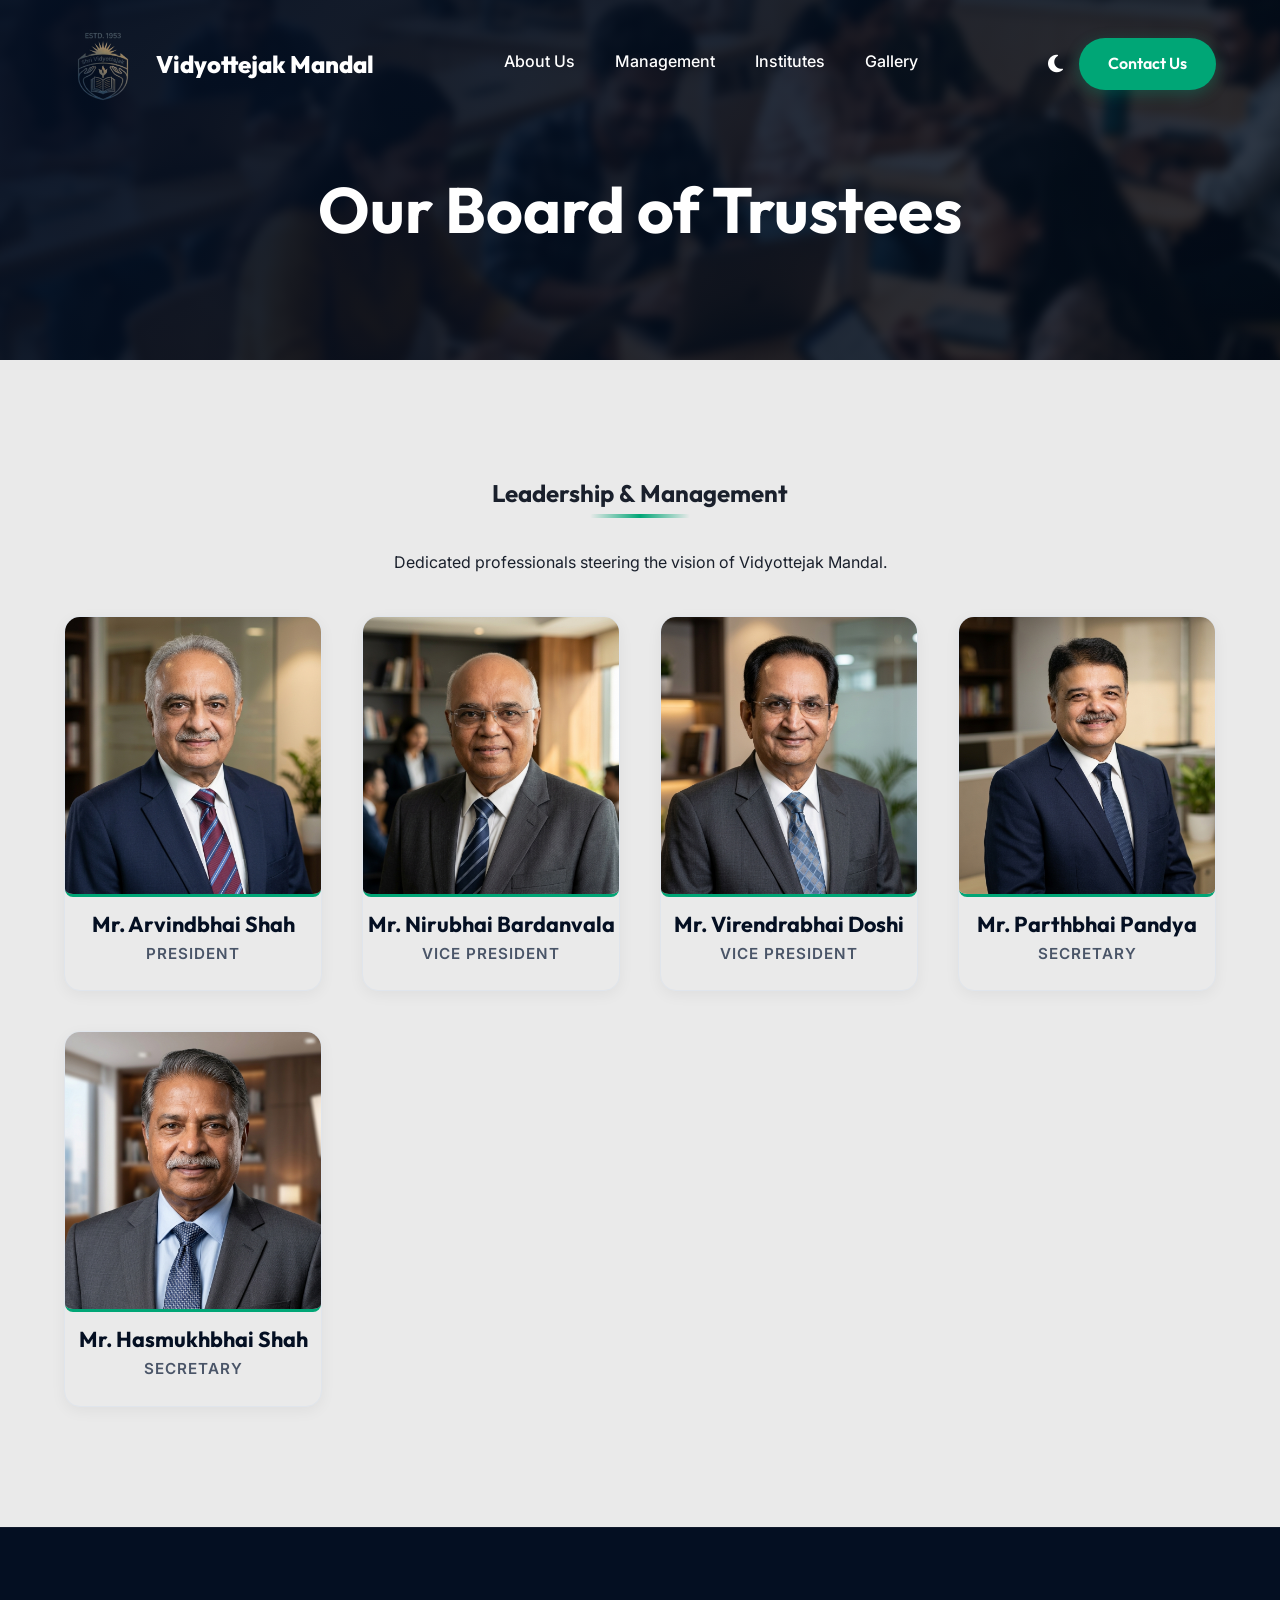
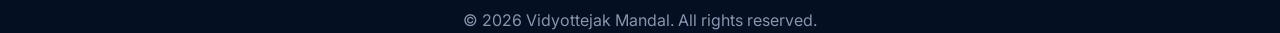
<file: management.html>
<!DOCTYPE html>
<html lang="en">
<head>
    <meta charset="UTF-8">
    <meta name="viewport" content="width=device-width, initial-scale=1.0">
    <title>Leadership & Trustees | Vidyottejak Mandal</title>
    <meta name="description" content="Meet the Board of Trustees and leadership of Vidyottejak Mandal, guiding the vision of educational empowerment across schools and colleges in India.">
    <meta name="keywords" content="Vidyottejak Mandal trustees, school trust leadership, Arvindbhai Shah, Nirubhai Bardanvala, Board of Trustees, Gujarat education trust">
    <link rel="canonical" href="https://vidyottejakmandal.com/management.html">

    <!-- Open Graph / Facebook -->
    <meta property="og:type" content="website">
    <meta property="og:url" content="https://vidyottejakmandal.com/management.html">
    <meta property="og:title" content="Leadership & Trustees | Vidyottejak Mandal">
    <meta property="og:description" content="Meet the Board of Trustees and leadership of Vidyottejak Mandal, guiding the vision of educational empowerment across schools and colleges in India.">
    <meta property="og:image" content="https://vidyottejakmandal.com/assets/download.png">

    <!-- Twitter -->
    <meta property="twitter:card" content="summary_large_image">
    <meta property="twitter:url" content="https://vidyottejakmandal.com/management.html">
    <meta property="twitter:title" content="Leadership & Trustees | Vidyottejak Mandal">
    <meta property="twitter:description" content="Meet the Board of Trustees and leadership of Vidyottejak Mandal, guiding the vision of educational empowerment across schools and colleges in India.">
    <meta property="twitter:image" content="https://vidyottejakmandal.com/assets/download.png">

    <link rel="preconnect" href="https://fonts.googleapis.com">
    <link rel="preconnect" href="https://fonts.gstatic.com" crossorigin>
    <link href="https://fonts.googleapis.com/css2?family=Inter:wght@300;400;500;600;700&family=Outfit:wght@400;500;700;800&display=swap" rel="stylesheet">
    <link rel="stylesheet" href="https://cdnjs.cloudflare.com/ajax/libs/font-awesome/6.4.0/css/all.min.css">
    <link rel="stylesheet" href="style.css">
    <link rel="icon" type="image/png" href="assets/download.png">
</head>
<body>
    <nav id="navbar">
        <div class="container nav-content">
            <a href="index.html" class="logo">
                <img src="assets/download.png" alt="Logo">
                <span>Vidyottejak Mandal</span>
            </a>
            <div class="nav-links">
                <a href="about.html" class="nav-hover">About Us</a>
                <a href="management.html" class="nav-hover">Management</a>
                <a href="institutes.html" class="nav-hover">Institutes</a>
                <a href="gallery.html" class="nav-hover">Gallery</a>
            </div>
            <div class="nav-actions">
                <button class="theme-toggle" id="theme-toggle"><i class="fa-solid fa-moon"></i></button>
                <a href="contact.html" class="btn btn-primary btn-shine">Contact Us</a>
            </div>
            <button class="mobile-menu-btn" id="mobile-menu-btn"><i class="fa-solid fa-bars"></i></button>
            <div class="mobile-menu" id="mobile-menu">
                <a href="about.html">About Us</a><a href="management.html">Management</a><a href="institutes.html">Institutes</a><a href="gallery.html">Gallery</a><a href="contact.html">Contact Us</a>
            </div>
        </div>
    </nav>

    <header class="page-hero">
        <div class="hero-bg-layer" style="filter: blur(5px) brightness(0.6);"></div>
        <div class="hero-overlay"></div>
        <div class="container relative z-10">
            <h1 class="fade-in-up">Our Board of Trustees</h1>
        </div>
    </header>

    <section class="section-padding relative">
        <div class="container">
            <div class="section-header text-center scroll-reveal-up">
                <h2 class="section-title">Leadership & Management</h2>
                <div class="title-underline center"></div>
                <p class="section-subtitle">Dedicated professionals steering the vision of Vidyottejak Mandal.</p>
            </div>
            
            <div class="team-grid mt-4">
                <div class="team-card scroll-reveal-up stagger-1">
                    <img src="assets/arvindbhai_shah.png" alt="Mr. Arvindbhai Shah" class="team-img">
                    <h4 class="team-name">Mr. Arvindbhai Shah</h4>
                    <span class="team-role">President</span>
                </div>
                <div class="team-card scroll-reveal-up stagger-2">
                    <img src="assets/nirubhai_bardanvala.png" alt="Mr. Nirubhai Bardanvala" class="team-img">
                    <h4 class="team-name">Mr. Nirubhai Bardanvala</h4>
                    <span class="team-role">Vice President</span>
                </div>
                <div class="team-card scroll-reveal-up stagger-3">
                    <img src="assets/virendrabhai_doshi.png" alt="Mr. Virendrabhai Doshi" class="team-img">
                    <h4 class="team-name">Mr. Virendrabhai Doshi</h4>
                    <span class="team-role">Vice President</span>
                </div>
                <div class="team-card scroll-reveal-up stagger-4">
                    <img src="assets/parthbhai_pandya.png" alt="Mr. Parthbhai Pandya" class="team-img">
                    <h4 class="team-name">Mr. Parthbhai Pandya</h4>
                    <span class="team-role">Secretary</span>
                </div>
                <div class="team-card scroll-reveal-up stagger-5">
                    <img src="assets/hasmukhbhai_shah.png" alt="Mr. Hasmukhbhai Shah" class="team-img">
                    <h4 class="team-name">Mr. Hasmukhbhai Shah</h4>
                    <span class="team-role">Secretary</span>
                </div>
            </div>
        </div>
    </section>

    <footer class="footer">
        <div class="footer-bottom">
            <div class="container text-center">
                <p>&copy; <script>document.write(new Date().getFullYear())</script> Vidyottejak Mandal. All rights reserved.</p>
            </div>
        </div>
    </footer>
    <script src="script.js"></script>
</body>
</html>
</file>
<file: style.css>
/* ====== PREMIUM CSS VARIABLES & THEMING ====== */
:root {
    --color-primary: #040f22;
    --color-primary-light: #0A192F;
    --color-secondary: #00A676;
    --color-orange: #E66C2C;
    --color-accent: #FFD166;
    --color-text: #E6F1FF;
    --color-text-light: #8892B0;
    --color-bg: #EAEAEA;
    --color-bg-light: #F4F7F6;
    --color-border: #E0E5EC;

    --font-heading: 'Outfit', sans-serif;
    --font-body: 'Inter', sans-serif;

    --transition-fast: 0.3s cubic-bezier(0.25, 1, 0.5, 1);
    --transition-smooth: 0.6s cubic-bezier(0.22, 1, 0.36, 1);
    --transition-spring: 0.8s cubic-bezier(0.175, 0.885, 0.32, 1.275);

    --shadow-sm: 0 4px 15px rgba(0, 0, 0, 0.05);
    --shadow-md: 0 10px 30px rgba(0, 0, 0, 0.1);
    --shadow-lg: 0 20px 40px rgba(0, 0, 0, 0.2);
    --shadow-glow: 0 0 20px rgba(0, 166, 118, 0.4);

    --border-radius: 16px;
    --border-radius-lg: 24px;
}

[data-theme="dark"] {
    --color-bg: #030816;
    --color-bg-light: #0A192F;
    --color-border: rgba(255, 255, 255, 0.1);
    --color-text: #E6F1FF;
    --shadow-md: 0 15px 35px rgba(0, 0, 0, 0.5);
}

/* Base Light Theme overrides */
:root:not([data-theme="dark"]) {
    --color-text: #1a202c;
    --color-text-light: #4a5568;
}

.hero,
.impact,
.cta,
.hero h1,
.impact h2,
.cta h2 {
    --color-text: #ffffff;
    color: #ffffff !important;
}

/* ====== RESET & SCROLLBAR ====== */
* {
    margin: 0;
    padding: 0;
    box-sizing: border-box;
}

html {
    scroll-behavior: smooth;
    font-size: 16px;
}

/* Custom Scrollbar for premium feel */
::-webkit-scrollbar {
    width: 10px;
}

::-webkit-scrollbar-track {
    background: var(--color-bg);
}

::-webkit-scrollbar-thumb {
    background: var(--color-primary-light);
    border-radius: 10px;
    border: 2px solid var(--color-bg);
}

::-webkit-scrollbar-thumb:hover {
    background: var(--color-secondary);
}

body {
    font-family: var(--font-body);
    color: var(--color-text);
    background-color: var(--color-bg);
    line-height: 1.6;
    overflow-x: hidden;
    transition: background-color var(--transition-smooth), color var(--transition-smooth);
}

/* Ambient glow blobs in background */
.ambient-glow {
    position: fixed;
    width: 60vw;
    height: 60vw;
    border-radius: 50%;
    filter: blur(100px);
    z-index: -1;
    opacity: 0.15;
    pointer-events: none;
    transition: all 2s ease;
}

.glow-1 {
    top: -20%;
    left: -10%;
    background: linear-gradient(to right, var(--color-primary), var(--color-secondary));
    animation: floatGlow 20s infinite alternate;
}

.glow-2 {
    bottom: -20%;
    right: -10%;
    background: radial-gradient(circle, var(--color-orange), transparent 70%);
    animation: floatGlow 25s infinite alternate reverse;
}

@keyframes floatGlow {
    0% {
        transform: translate(0, 0) scale(1);
    }

    100% {
        transform: translate(10%, 10%) scale(1.1);
    }
}

[data-theme="dark"] .ambient-glow {
    opacity: 0.08;
}

/* Typography */
h1,
h2,
h3,
h4,
h5,
h6 {
    font-family: var(--font-heading);
    font-weight: 700;
    line-height: 1.1;
    color: var(--color-text);
}

a {
    text-decoration: none;
    color: inherit;
}

img {
    max-width: 100%;
    height: auto;
    display: block;
    border-radius: 8px;
}

.text-accent {
    color: var(--color-accent);
}

.text-green {
    color: var(--color-secondary);
}

.text-white {
    color: white !important;
}

.gradient-text {
    background: linear-gradient(135deg, var(--color-accent), var(--color-orange));
    -webkit-background-clip: text;
    -webkit-text-fill-color: transparent;
}

.title-underline {
    height: 4px;
    width: 60px;
    background: linear-gradient(90deg, var(--color-secondary), transparent);
    margin: 0.5rem 0 2rem;
    border-radius: 2px;
}

.title-underline.center {
    margin: 0.5rem auto 2rem;
    background: linear-gradient(90deg, transparent, var(--color-secondary), transparent);
    width: 100px;
}

.container {
    width: 90%;
    max-width: 1200px;
    margin: 0 auto;
    position: relative;
}

.section-padding {
    padding: 120px 0;
}

.relative {
    position: relative;
}

.z-10 {
    z-index: 10;
}

.bg-light {
    background-color: var(--color-bg-light);
}

/* Utility Classes */
.text-center {
    text-align: center;
}

.text-white {
    color: white !important;
}

.text-grey {
    color: #8892B0;
}

.w-100 {
    width: 100%;
}

.mt-2 {
    margin-top: 1rem;
}

.mt-4 {
    margin-top: 2.5rem;
}

.pt-0 {
    padding-top: 0 !important;
}

/* ====== REVEAL ANIMATIONS (Triggered by JS) ====== */
.scroll-reveal-up {
    opacity: 0;
    transform: translateY(40px);
    transition: opacity 0.8s ease, transform 0.8s cubic-bezier(0.2, 0.8, 0.2, 1);
}

.scroll-reveal-left {
    opacity: 0;
    transform: translateX(-40px);
    transition: opacity 0.8s ease, transform 0.8s cubic-bezier(0.2, 0.8, 0.2, 1);
}

.scroll-reveal-right {
    opacity: 0;
    transform: translateX(40px);
    transition: opacity 0.8s ease, transform 0.8s cubic-bezier(0.2, 0.8, 0.2, 1);
}

.scroll-reveal-up.revealed,
.scroll-reveal-left.revealed,
.scroll-reveal-right.revealed {
    opacity: 1;
    transform: translate(0, 0);
}

.fade-in-up {
    opacity: 0;
    transform: translateY(30px);
    animation: fadeInUp 0.8s cubic-bezier(0.2, 0.8, 0.2, 1) forwards;
}

@keyframes fadeInUp {
    to {
        opacity: 1;
        transform: translateY(0);
    }
}

.stagger-1 {
    animation-delay: 0.1s;
}

.stagger-2 {
    animation-delay: 0.2s;
}

.stagger-3 {
    animation-delay: 0.3s;
}

.stagger-4 {
    animation-delay: 0.4s;
}

.stagger-5 {
    animation-delay: 0.5s;
}

/* ====== NAVIGATION ====== */
#navbar {
    position: fixed;
    top: 0;
    width: 100%;
    padding: 1.5rem 0;
    z-index: 1000;
    transition: all 0.5s ease;
    border-bottom: 1px solid transparent;
}

.mobile-menu,
.mobile-menu-btn {
    display: none;
}

#navbar.scrolled {
    padding: 1rem 0;
    background-color: rgba(255, 255, 255, 0.85);
    backdrop-filter: blur(20px);
    border-bottom-color: rgba(0, 0, 0, 0.05);
    box-shadow: var(--shadow-sm);
}

[data-theme="dark"] #navbar.scrolled {
    background-color: rgba(3, 8, 22, 0.85);
    border-bottom-color: rgba(255, 255, 255, 0.1);
}

.nav-content {
    display: flex;
    justify-content: space-between;
    align-items: center;
}

.logo {
    display: flex;
    align-items: center;
    gap: 0.75rem;
    font-family: var(--font-heading);
    font-size: 1.5rem;
    font-weight: 800;
    color: white;
    transition: color var(--transition-fast);
}

#navbar.scrolled .logo,
[data-theme="dark"] #navbar.scrolled .logo {
    color: var(--color-text);
}

.logo img {
    height: 80px;
    width: auto;
    object-fit: contain;
}

.logo i {
    color: var(--color-accent);
}

.nav-links {
    display: flex;
    gap: 2.5rem;
}

.nav-links a {
    color: white;
    font-weight: 500;
    font-size: 1rem;
    position: relative;
    padding-bottom: 5px;
}

#navbar.scrolled .nav-links a {
    color: var(--color-text);
}

/* Premium Nav Hover */
.nav-hover::before {
    content: '';
    position: absolute;
    bottom: 0;
    left: 0;
    width: 100%;
    height: 2px;
    background-color: var(--color-secondary);
    transform: scaleX(0);
    transform-origin: right;
    transition: transform 0.4s cubic-bezier(0.25, 1, 0.5, 1);
}

.nav-hover:hover::before {
    transform: scaleX(1);
    transform-origin: left;
}

.nav-actions {
    display: flex;
    gap: 1rem;
    align-items: center;
}

.theme-toggle {
    background: transparent;
    border: none;
    color: white;
    font-size: 1.25rem;
    cursor: pointer;
    transition: transform var(--transition-fast);
}

#navbar.scrolled .theme-toggle {
    color: var(--color-text);
}

.theme-toggle:hover {
    transform: rotate(30deg) scale(1.1);
}

/* ====== PREMIUM BUTTONS ====== */
.btn {
    display: inline-flex;
    align-items: center;
    justify-content: center;
    gap: 0.5rem;
    padding: 0.8rem 1.8rem;
    border-radius: 50px;
    font-weight: 600;
    cursor: pointer;
    text-align: center;
    font-family: var(--font-heading);
    position: relative;
    overflow: hidden;
    transition: all var(--transition-fast);
    border: none;
}

.btn-large {
    padding: 1.2rem 2.5rem;
    font-size: 1.125rem;
}

.btn-primary {
    background-color: var(--color-secondary);
    color: white;
    box-shadow: 0 4px 15px rgba(0, 166, 118, 0.3);
}

.btn-primary:hover {
    background-color: #008761;
    transform: translateY(-3px);
    box-shadow: 0 8px 25px rgba(0, 166, 118, 0.4);
}

/* Button Shine Effect */
.btn-shine::after {
    content: '';
    position: absolute;
    top: -50%;
    left: -100%;
    width: 50%;
    height: 200%;
    background: linear-gradient(to right, transparent, rgba(255, 255, 255, 0.3), transparent);
    transform: skewX(-20deg);
    transition: 0.5s;
}

.btn-shine:hover::after {
    left: 150%;
}

/* Outline Button with Sweep Fill */
.btn-outline {
    background-color: transparent;
    border: 2px solid white;
    color: white;
    z-index: 1;
}

.btn-hover-reveal::before {
    content: '';
    position: absolute;
    top: 0;
    left: 0;
    width: 100%;
    height: 100%;
    background-color: white;
    z-index: -1;
    transform: scaleX(0);
    transform-origin: left;
    transition: transform 0.5s cubic-bezier(0.19, 1, 0.22, 1);
}

.btn-hover-reveal:hover::before {
    transform: scaleX(1);
}

.btn-hover-reveal:hover {
    color: var(--color-primary);
    border-color: white;
}

.btn-hover-reveal span {
    z-index: 2;
    position: relative;
}

/* ====== HERO SECTION ====== */
.hero {
    height: 100vh;
    min-height: 700px;
    position: relative;
    display: flex;
    align-items: center;
    overflow: hidden;
}

.hero-bg-layer {
    position: absolute;
    top: -5%;
    left: -5%;
    width: 110%;
    height: 110%;
    background-image: url('assets/hero_bg.png');
    background-size: cover;
    background-position: center;
    animation: slowZoom 25s ease-in-out infinite alternate;
    z-index: 0;
}

@keyframes slowZoom {
    0% {
        transform: scale(1);
    }

    100% {
        transform: scale(1.1);
    }
}

.hero-overlay {
    position: absolute;
    top: 0;
    left: 0;
    width: 100%;
    height: 100%;
    z-index: 1;
    background: linear-gradient(135deg, rgba(4, 15, 34, 0.95) 0%, rgba(4, 15, 34, 0.6) 100%);
}

.hero-content {
    position: relative;
    z-index: 10;
    max-width: 800px;
    padding-top: 5rem;
}

.hero-tagline {
    display: inline-block;
    color: var(--color-accent);
    font-weight: 600;
    letter-spacing: 3px;
    text-transform: uppercase;
    margin-bottom: 1.5rem;
    font-size: 0.875rem;
    border: 1px solid rgba(255, 209, 102, 0.3);
    padding: 0.5rem 1rem;
    border-radius: 50px;
    background: rgba(255, 255, 255, 0.05);
    backdrop-filter: blur(5px);
}

.hero h1 {
    font-size: clamp(3rem, 5vw, 5rem);
    color: white;
    margin-bottom: 1.5rem;
    line-height: 1.1;
}

.hero p {
    color: #E2E8F0;
    font-size: 1.25rem;
    margin-bottom: 3rem;
    max-width: 600px;
    line-height: 1.8;
}

.hero-buttons {
    display: flex;
    gap: 1rem;
}

.scroll-indicator {
    position: absolute;
    bottom: 30px;
    left: 50%;
    transform: translateX(-50%);
    z-index: 10;
}

.mouse {
    width: 30px;
    height: 45px;
    border: 2px solid white;
    border-radius: 15px;
    position: relative;
}

.mouse::before {
    content: '';
    position: absolute;
    top: 8px;
    left: 50%;
    transform: translateX(-50%);
    width: 4px;
    height: 8px;
    border-radius: 2px;
    background-color: white;
    animation: scrollWheel 2s infinite;
}

@keyframes scrollWheel {
    0% {
        top: 8px;
        opacity: 1;
    }

    100% {
        top: 25px;
        opacity: 0;
    }
}

/* ====== ABOUT & CARDS ====== */
.about-grid {
    display: grid;
    grid-template-columns: 1fr 1fr;
    gap: 4rem;
    align-items: center;
}

.lead-text {
    font-size: 1.35rem;
    font-weight: 600;
    color: var(--color-secondary);
    margin-bottom: 1.5rem;
}

.about-features {
    margin-top: 2rem;
}

.about-features li {
    display: flex;
    align-items: center;
    gap: 1rem;
    margin-bottom: 1rem;
    font-size: 1.1rem;
    font-weight: 500;
}

.feature-icon {
    width: 30px;
    height: 30px;
    border-radius: 50%;
    background: rgba(0, 166, 118, 0.1);
    display: flex;
    align-items: center;
    justify-content: center;
}

.image-frame {
    position: relative;
    border-radius: var(--border-radius-lg);
    overflow: hidden;
    transform: perspective(1000px) rotateY(-5deg);
    transition: transform var(--transition-smooth);
    box-shadow: var(--shadow-lg);
    -webkit-mask-image: -webkit-radial-gradient(white, black);
    mask-image: radial-gradient(white, black);
}

.image-frame:hover {
    transform: perspective(1000px) rotateY(0deg);
}

.about-image {
    border-radius: var(--border-radius-lg);
    transition: transform 0.6s ease;
    width: 100%;
    height: 100%;
    object-fit: cover;
}

.image-frame:hover .about-image {
    transform: scale(1.05);
}

.experience-badge {
    position: absolute;
    bottom: -30px;
    left: -30px;
    background: var(--color-accent);
    color: var(--color-primary);
    padding: 2rem;
    border-radius: 50%;
    width: 160px;
    height: 160px;
    display: flex;
    flex-direction: column;
    align-items: center;
    justify-content: center;
    box-shadow: var(--shadow-lg);
    text-align: center;
    border: 8px solid var(--color-bg);
}

.badge-num {
    font-size: 3rem;
    font-weight: 800;
    font-family: var(--font-heading);
    line-height: 1;
}

.floating {
    animation: float 6s ease-in-out infinite;
}

@keyframes float {

    0%,
    100% {
        transform: translateY(0);
    }

    50% {
        transform: translateY(-15px);
    }
}

/* MVV Cards with Premium Glass/Border Glow */
.mvv-grid {
    display: grid;
    grid-template-columns: repeat(3, 1fr);
    gap: 2rem;
}

.mvv-card {
    background: var(--color-bg);
    padding: 3rem 2.5rem;
    border-radius: var(--border-radius);
    text-align: center;
    transition: all var(--transition-smooth);
    border: 1px solid var(--color-border);
    position: relative;
    overflow: hidden;
    z-index: 1;
    box-shadow: var(--shadow-sm);
}

[data-theme="dark"] .mvv-card {
    background: rgba(255, 255, 255, 0.02);
    backdrop-filter: blur(10px);
}

.mvv-glow {
    position: absolute;
    top: -50px;
    left: 50%;
    width: 100px;
    height: 100px;
    background: radial-gradient(circle, var(--color-secondary) 0%, transparent 70%);
    opacity: 0;
    transition: opacity 0.5s ease;
    border-radius: 50%;
    transform: translateX(-50%);
    z-index: -1;
    pointer-events: none;
}

.mvv-card:hover .mvv-glow {
    opacity: 0.15;
}

.mvv-card:hover {
    transform: translateY(-10px);
    box-shadow: var(--shadow-lg);
    border-color: rgba(0, 166, 118, 0.3);
}

.icon-circle {
    width: 80px;
    height: 80px;
    border-radius: 50%;
    display: flex;
    align-items: center;
    justify-content: center;
    margin: 0 auto 1.5rem;
    font-size: 2rem;
    color: white;
    background: var(--color-primary);
    box-shadow: var(--shadow-md);
    transition: transform var(--transition-spring);
}

.mvv-card:hover .icon-circle {
    transform: scale(1.1) rotate(10deg);
}

/* IMPACT PARALLAX SECTION */
.impact {
    position: relative;
    overflow: hidden;
    padding: 150px 0;
}

.impact-bg-parallax {
    position: absolute;
    top: 0;
    left: 0;
    width: 100%;
    height: 130%;
    background-image: url('assets/hero_bg.png');
    background-size: cover;
    background-position: center;
    background-attachment: fixed;
    z-index: 0;
    /* Fallback parallax */
}

.impact-overlay {
    position: absolute;
    top: 0;
    left: 0;
    width: 100%;
    height: 100%;
    z-index: 1;
    background: linear-gradient(135deg, rgba(4, 15, 34, 0.98), rgba(0, 166, 118, 0.85));
}

.stats-grid {
    display: grid;
    grid-template-columns: repeat(auto-fit, minmax(200px, 1fr));
    gap: 2rem;
}

.stat-card {
    text-align: center;
    padding: 2.5rem;
    background: rgba(255, 255, 255, 0.05);
    border-radius: var(--border-radius);
    border: 1px solid rgba(255, 255, 255, 0.1);
    backdrop-filter: blur(10px);
    transition: transform 0.3s ease;
}

.stat-card:hover {
    transform: translateY(-5px);
    background: rgba(255, 255, 255, 0.1);
    border-color: rgba(255, 209, 102, 0.5);
}

.stat-icon {
    font-size: 2.5rem;
    color: var(--color-accent);
    margin-bottom: 1rem;
}

.stat-number {
    font-size: 3.5rem;
    font-weight: 800;
    font-family: var(--font-heading);
    color: white;
    line-height: 1;
    margin-bottom: 0.5rem;
}

.progress-bars {
    max-width: 800px;
    margin: 0 auto;
    background: rgba(0, 0, 0, 0.3);
    padding: 2.5rem;
    border-radius: var(--border-radius);
    border: 1px solid rgba(255, 255, 255, 0.1);
    backdrop-filter: blur(10px);
}

.progress-box {
    margin-bottom: 1.5rem;
}

.progress-header {
    display: flex;
    justify-content: space-between;
    margin-bottom: 0.8rem;
    font-weight: 500;
    font-size: 1.1rem;
}

.progress-bg {
    width: 100%;
    height: 12px;
    background-color: rgba(255, 255, 255, 0.1);
    border-radius: 6px;
    overflow: hidden;
}

.progress-fill {
    height: 100%;
    background: linear-gradient(90deg, var(--color-secondary), var(--color-accent));
    border-radius: 6px;
    transition: width 2s cubic-bezier(0.2, 0.8, 0.2, 1);
    width: 0%;
    position: relative;
}

.progress-fill::after {
    content: '';
    position: absolute;
    top: 0;
    left: 0;
    width: 100%;
    height: 100%;
    background: linear-gradient(90deg, transparent, rgba(255, 255, 255, 0.5), transparent);
    animation: shimmer 2s infinite;
}

@keyframes shimmer {
    0% {
        transform: translateX(-100%);
    }

    100% {
        transform: translateX(100%);
    }
}

/* FILTER GRID */
.filter-controls {
    margin-bottom: 3rem;
    background: rgba(136, 146, 176, 0.1);
    display: inline-block;
    padding: 0.5rem;
    border-radius: 50px;
}

.filter-btn {
    background: transparent;
    border: none;
    font-family: var(--font-heading);
    font-size: 1rem;
    font-weight: 600;
    color: var(--color-text-light);
    padding: 0.8rem 1.5rem;
    border-radius: 30px;
    cursor: pointer;
    transition: all var(--transition-fast);
}

.filter-btn.active {
    background: var(--color-primary);
    color: white;
    box-shadow: var(--shadow-md);
}

[data-theme="dark"] .filter-btn.active {
    background: var(--color-secondary);
    color: white;
}

.institutions-grid {
    display: grid;
    grid-template-columns: repeat(auto-fill, minmax(320px, 1fr));
    gap: 2.5rem;
}

.inst-card {
    background: var(--color-bg);
    border-radius: var(--border-radius);
    overflow: hidden;
    box-shadow: var(--shadow-sm);
    border: 1px solid var(--color-border);
    transition: all 0.5s cubic-bezier(0.2, 0.8, 0.2, 1);
    opacity: 0;
    transform: scale(0.95);
    animation: popIn 0.6s cubic-bezier(0.175, 0.885, 0.32, 1.275) forwards;
}

@keyframes popIn {
    to {
        opacity: 1;
        transform: scale(1);
    }
}

.inst-card:hover {
    transform: translateY(-10px) scale(1.02);
    box-shadow: var(--shadow-lg);
}

.inst-card-img-wrapper {
    height: 220px;
    overflow: hidden;
    position: relative;
}

.inst-card-img {
    width: 100%;
    height: 100%;
    background-size: cover;
    background-position: center;
    transition: transform 0.8s ease;
}

.inst-card:hover .inst-card-img {
    transform: scale(1.1);
}

.inst-card-content {
    padding: 2rem;
    position: relative;
}

.inst-badge {
    position: absolute;
    top: -15px;
    right: 2rem;
    display: inline-block;
    padding: 0.4rem 1rem;
    border-radius: 50px;
    font-size: 0.8rem;
    font-weight: 700;
    text-transform: uppercase;
    background: var(--color-secondary);
    color: white;
    box-shadow: 0 4px 10px rgba(0, 166, 118, 0.4);
}

.inst-name {
    font-size: 1.3rem;
    margin-bottom: 0.5rem;
    color: var(--color-primary);
}

[data-theme="dark"] .inst-name {
    color: #E6F1FF;
}

.inst-location {
    color: var(--color-text-light);
    font-size: 0.9rem;
}

/* PROCESS TIMELINE */
.timeline {
    display: flex;
    justify-content: space-between;
    position: relative;
    margin-top: 4rem;
    padding: 2rem 0;
}

.timeline-progress-bar {
    position: absolute;
    top: 50px;
    left: 12.5%;
    width: 75%;
    height: 4px;
    background: var(--color-border);
    z-index: 1;
    border-radius: 2px;
}

.timeline-progress-fill {
    height: 100%;
    width: 0;
    background: var(--color-secondary);
    transition: width 0.5s ease;
    border-radius: 2px;
}

.timeline-item {
    position: relative;
    z-index: 2;
    flex: 1;
    text-align: center;
    padding: 0 1rem;
}

.timeline-icon {
    width: 70px;
    height: 70px;
    background: white;
    border: 4px solid var(--color-bg-light);
    border-radius: 50%;
    display: flex;
    align-items: center;
    justify-content: center;
    margin: 0 auto 1.5rem;
    font-size: 1.8rem;
    color: var(--color-text-light);
    box-shadow: var(--shadow-sm);
    transition: all 0.4s ease;
}

[data-theme="dark"] .timeline-icon {
    background: var(--color-primary-light);
    border-color: var(--color-primary);
}

.timeline-item.active .timeline-icon {
    border-color: var(--color-secondary);
    color: white;
    background: var(--color-secondary);
    box-shadow: var(--shadow-glow);
    transform: scale(1.1);
}

/* TESTIMONIALS (Glassmorphism) */
.glassmorphism {
    background: rgba(255, 255, 255, 0.7);
    backdrop-filter: blur(20px);
    border: 1px solid rgba(255, 255, 255, 0.5);
    box-shadow: var(--shadow-lg);
}

[data-theme="dark"] .glassmorphism {
    background: rgba(255, 255, 255, 0.03);
    border-color: rgba(255, 255, 255, 0.05);
}

.hover-lift {
    transition: transform 0.4s ease, box-shadow 0.4s ease;
}

.hover-lift:hover {
    transform: translateY(-10px);
    box-shadow: 0 20px 40px rgba(0, 0, 0, 0.15);
}

.testimonial-slider {
    display: grid;
    grid-template-columns: 1fr 1fr;
    gap: 3rem;
}

.testimonial-card {
    padding: 3rem;
    border-radius: var(--border-radius-lg);
    position: relative;
}

.test-quote-mark {
    position: absolute;
    top: -20px;
    left: 30px;
    width: 50px;
    height: 50px;
    background: var(--color-accent);
    border-radius: 50%;
    display: flex;
    justify-content: center;
    align-items: center;
    font-size: 1.5rem;
    color: var(--color-primary);
    box-shadow: 0 5px 15px rgba(255, 209, 102, 0.4);
}

.test-content p {
    font-size: 1.2rem;
    font-style: italic;
    line-height: 1.8;
}

.test-author {
    display: flex;
    align-items: center;
    gap: 1rem;
}

.author-img-wrapper {
    width: 70px;
    height: 70px;
    border-radius: 50%;
    padding: 3px;
    background: linear-gradient(135deg, var(--color-secondary), var(--color-accent));
}

.author-img-wrapper img {
    width: 100%;
    height: 100%;
    border-radius: 50%;
    object-fit: cover;
    border: 3px solid var(--color-bg);
}

/* INFINITE PARTNERS SCROLL */
.partner-scroll-container {
    overflow: hidden;
    width: 100%;
    position: relative;
    mask-image: linear-gradient(to right, transparent, black 10%, black 90%, transparent);
    -webkit-mask-image: linear-gradient(to right, transparent, black 10%, black 90%, transparent);
}

.partner-logos {
    display: flex;
    width: max-content;
    gap: 4rem;
    animation: scrollTrack 30s linear infinite;
}

@keyframes scrollTrack {
    0% {
        transform: translateX(0);
    }

    100% {
        transform: translateX(calc(-50% - 2rem));
    }
}

.logo-item {
    font-size: 2rem;
    font-weight: 700;
    color: var(--color-text-light);
    opacity: 0.5;
    transition: all 0.3s;
    display: flex;
    align-items: center;
    gap: 0.5rem;
}

.logo-item:hover {
    opacity: 1;
    color: var(--color-primary);
    transform: scale(1.05);
}

[data-theme="dark"] .logo-item:hover {
    color: var(--color-accent);
}

/* CTA SECTION */
.cta {
    padding: 120px 0;
    overflow: hidden;
}

.cta-bg-layer {
    position: absolute;
    top: 0;
    left: 0;
    width: 100%;
    height: 100%;
    background-image: url('assets/hero_bg.png');
    background-size: cover;
    background-position: center;
    background-attachment: fixed;
    filter: grayscale(50%);
    z-index: 0;
}

.cta-overlay {
    position: absolute;
    top: 0;
    left: 0;
    width: 100%;
    height: 100%;
    background: rgba(4, 15, 34, 0.85);
    z-index: 1;
}

/* FOOTER */
.footer {
    background-color: var(--color-primary);
    color: #8892B0;
    padding-top: 5rem;
    border-top: 1px solid rgba(255, 255, 255, 0.05);
}

.footer-grid {
    display: grid;
    grid-template-columns: 2fr 1fr 1.5fr 2fr;
    gap: 3rem;
    padding-bottom: 4rem;
    border-bottom: 1px solid rgba(255, 255, 255, 0.1);
}

.footer h4 {
    color: white;
    margin-bottom: 1.5rem;
    font-size: 1.25rem;
}

.icon-sq {
    width: 35px;
    height: 35px;
    background: rgba(255, 255, 255, 0.05);
    border-radius: 8px;
    display: inline-flex;
    justify-content: center;
    align-items: center;
    color: var(--color-accent);
    flex-shrink: 0;
}

.footer-contact p {
    display: flex;
    align-items: center;
    gap: 1rem;
    margin-bottom: 1rem;
}

.social-icons a {
    display: inline-flex;
    width: 45px;
    height: 45px;
    background: rgba(255, 255, 255, 0.05);
    border-radius: 50%;
    color: white;
    align-items: center;
    justify-content: center;
    font-size: 1.2rem;
    transition: all 0.3s;
    margin-right: 0.5rem;
}

.social-icons a:hover {
    background: var(--color-secondary);
    transform: translateY(-5px);
    box-shadow: 0 10px 20px rgba(0, 166, 118, 0.3);
}

/* Floating Label Inputs */
.input-anim {
    position: relative;
    margin-bottom: 1.5rem;
}

.input-anim input,
.input-anim textarea {
    width: 100%;
    padding: 1rem 0.5rem;
    background: transparent;
    border: none;
    color: white;
    font-family: inherit;
    font-size: 1rem;
}

.input-anim input:focus,
.input-anim textarea:focus {
    outline: none;
}

.input-anim label {
    position: absolute;
    top: 1rem;
    left: 0.5rem;
    pointer-events: none;
    transition: 0.3s ease all;
    color: #8892B0;
}

.input-anim .input-line {
    position: absolute;
    bottom: 0;
    left: 0;
    width: 100%;
    height: 1px;
    background: rgba(255, 255, 255, 0.2);
}

.input-anim .input-line::after {
    content: '';
    position: absolute;
    bottom: 0;
    left: 0;
    width: 0%;
    height: 2px;
    background: var(--color-secondary);
    transition: 0.3s ease width;
}

.input-anim input:focus~label,
.input-anim input:not(:placeholder-shown)~label,
.input-anim textarea:focus~label,
.input-anim textarea:not(:placeholder-shown)~label {
    top: -10px;
    font-size: 0.8rem;
    color: var(--color-secondary);
}

.input-anim input:focus~.input-line::after,
.input-anim textarea:focus~.input-line::after {
    width: 100%;
}

@media (max-width: 1024px) {
    .timeline {
        flex-direction: column;
        gap: 3rem;
    }

    .timeline-progress-bar {
        left: 35px;
        top: 0;
        bottom: 0;
        width: 4px;
        height: auto;
    }

    .timeline-progress-fill {
        width: 100%;
        height: 0;
    }

    .timeline-item {
        display: flex;
        text-align: left;
        gap: 2rem;
        align-items: flex-start;
    }

    .footer-grid {
        grid-template-columns: 1fr 1fr;
    }
}

@media (max-width: 768px) {

    .about-grid,
    .mvv-grid,
    .testimonial-slider {
        grid-template-columns: 1fr;
    }

    .nav-links,
    .nav-actions .btn {
        display: none;
    }

    .mobile-menu-btn {
        display: block;
        background: transparent;
        border: none;
        color: white;
        font-size: 1.8rem;
        cursor: pointer;
    }

    #navbar.scrolled .mobile-menu-btn {
        color: var(--color-primary);
    }

    [data-theme="dark"] #navbar.scrolled .mobile-menu-btn {
        color: white;
    }

    .mobile-menu {
        display: none;
        position: absolute;
        top: 100%;
        left: 0;
        width: 100%;
        background: var(--color-bg);
        padding: 1rem;
        box-shadow: var(--shadow-md);
    }

    .mobile-menu.active {
        display: flex;
        flex-direction: column;
    }

    .mobile-menu a {
        padding: 1rem;
        border-bottom: 1px solid var(--color-border);
        color: var(--color-text);
        font-weight: 600;
    }

    .experience-badge {
        width: 120px;
        height: 120px;
        padding: 1rem;
    }

    .experience-badge .badge-num {
        font-size: 2rem;
    }
}

/* SUBPAGE HERO & GRIDS */
.page-hero {
    height: 40vh;
    min-height: 300px;
    display: flex;
    align-items: center;
    justify-content: center;
    position: relative;
    overflow: hidden;
    text-align: center;
    padding-top: 60px;
}

.page-hero h1 {
    font-size: clamp(2.5rem, 5vw, 4rem);
    z-index: 2;
    position: relative;
    color: white;
    margin-bottom: 0;
}

/* TEAM GRID */
.team-grid {
    display: grid;
    grid-template-columns: repeat(auto-fill, minmax(250px, 1fr));
    gap: 2.5rem;
}

.team-card {
    background: var(--color-bg);
    border-radius: var(--border-radius);
    overflow: hidden;
    box-shadow: var(--shadow-sm);
    border: 1px solid var(--color-border);
    text-align: center;
    padding-bottom: 1.5rem;
    transition: transform var(--transition-fast);
}

.team-card:hover {
    transform: translateY(-10px);
    box-shadow: var(--shadow-md);
}

.team-img {
    width: 100%;
    height: 280px;
    object-fit: cover;
    border-bottom: 3px solid var(--color-secondary);
    transition: transform var(--transition-smooth);
}

.team-card:hover .team-img {
    transform: scale(1.05);
}

.team-name {
    font-size: 1.35rem;
    font-weight: 700;
    color: var(--color-primary);
    margin: 1rem 0 0.25rem;
}

[data-theme="dark"] .team-name {
    color: #E6F1FF;
}

.team-role {
    color: var(--color-text-light);
    font-size: 0.95rem;
    font-weight: 600;
    text-transform: uppercase;
    letter-spacing: 1px;
}

/* GALLERY GRID */
.gallery-grid {
    display: grid;
    grid-template-columns: repeat(auto-fill, minmax(300px, 1fr));
    gap: 1.5rem;
}

.gallery-item {
    border-radius: var(--border-radius);
    overflow: hidden;
    position: relative;
    aspect-ratio: 4/3;
}

.gallery-img {
    width: 100%;
    height: 100%;
    object-fit: cover;
    transition: transform var(--transition-smooth);
}

.gallery-item:hover .gallery-img {
    transform: scale(1.1);
}

/* TOPPER CAROUSEL */
.carousel-container {
    overflow: hidden;
    border-radius: var(--border-radius-lg);
    position: relative;
    box-shadow: var(--shadow-md);
}

.carousel-track {
    display: flex;
    transition: transform 0.6s cubic-bezier(0.25, 1, 0.5, 1);
}

.carousel-slide {
    min-width: 100%;
    padding: 4rem 2rem;
    display: flex;
    justify-content: center;
    align-items: center;
    background: url('assets/about_bg.png') center/cover;
    position: relative;
    z-index: 1;
}

.carousel-slide::before {
    content: '';
    position: absolute;
    inset: 0;
    background: linear-gradient(135deg, rgba(4, 15, 34, 0.92), rgba(0, 166, 118, 0.7));
    z-index: -1;
}

.topper-card {
    display: flex;
    align-items: center;
    gap: 3rem;
    background: rgba(255, 255, 255, 0.08);
    border: 1px solid rgba(255, 255, 255, 0.15);
    backdrop-filter: blur(20px);
    padding: 3rem;
    border-radius: var(--border-radius-lg);
    max-width: 850px;
    width: 100%;
    color: white;
    --color-text: #ffffff;
}

.topper-img {
    width: 180px;
    height: 180px;
    flex-shrink: 0;
    border-radius: 50%;
    padding: 6px;
    background: linear-gradient(135deg, var(--color-accent), var(--color-secondary));
}

.topper-img img {
    width: 100%;
    height: 100%;
    border-radius: 50%;
    object-fit: cover;
}

.topper-info {
    text-align: left;
}

.topper-name {
    font-size: clamp(1.6rem, 3.5vw, 2.4rem);
    margin-bottom: 0.5rem;
    color: var(--color-text);
}

.topper-score {
    font-size: 1.25rem;
    font-weight: 700;
    color: var(--color-primary);
    display: inline-block;
    margin-bottom: 1rem;
    background: var(--color-accent);
    padding: 0.5rem 1.5rem;
    border-radius: 50px;
    box-shadow: 0 4px 15px rgba(255, 209, 102, 0.3);
}

.topper-institute {
    font-size: 1.1rem;
    color: rgba(255, 255, 255, 0.9);
}

.topper-institute i {
    color: var(--color-secondary);
    margin-right: 0.5rem;
}

.carousel-btn {
    position: absolute;
    top: 50%;
    transform: translateY(-50%);
    background: rgba(255, 255, 255, 0.1);
    border: 1px solid rgba(255, 255, 255, 0.2);
    color: white;
    width: 50px;
    height: 50px;
    border-radius: 50%;
    cursor: pointer;
    z-index: 10;
    font-size: 1.2rem;
    transition: all 0.3s;
    backdrop-filter: blur(5px);
}

.carousel-btn:hover {
    background: var(--color-secondary);
    border-color: var(--color-secondary);
}

.carousel-btn.prev {
    left: 20px;
}

.carousel-btn.next {
    right: 20px;
}

.carousel-dots {
    display: flex;
    justify-content: center;
    gap: 0.8rem;
    margin-top: 1.5rem;
}

.carousel-dot {
    width: 12px;
    height: 12px;
    border-radius: 50%;
    background: var(--color-border);
    border: none;
    cursor: pointer;
    transition: all 0.3s;
}

.carousel-dot.active {
    background: var(--color-secondary);
    transform: scale(1.4);
}

@media (max-width: 768px) {
    .topper-card {
        flex-direction: column;
        text-align: center;
        gap: 1.5rem;
        padding: 2rem;
    }

    .topper-info {
        text-align: center;
    }

    .carousel-slide {
        padding: 2rem 1rem;
    }

    .carousel-btn {
        display: none;
    }
}
</file>
